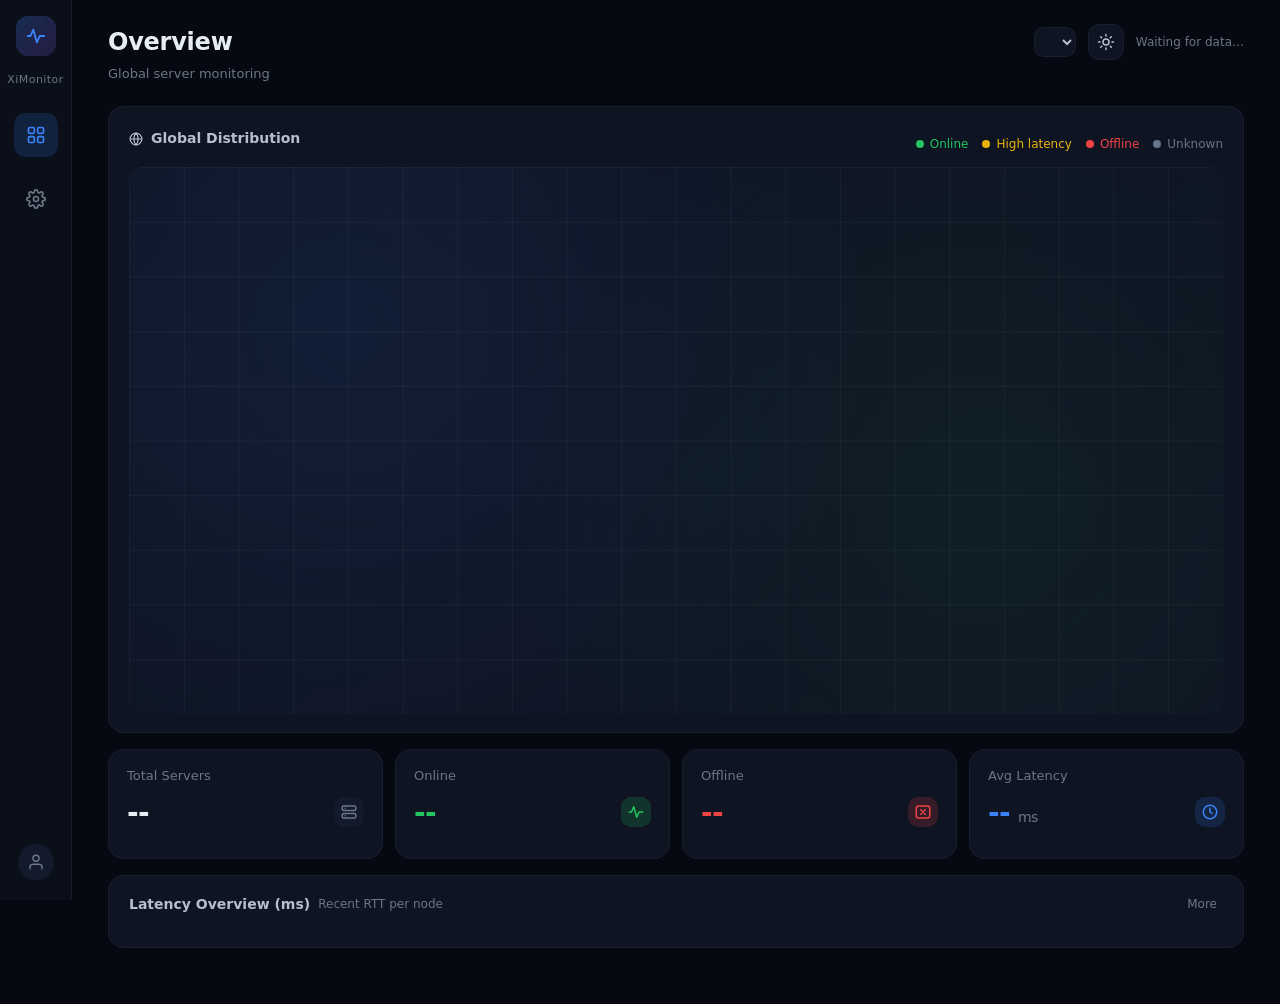
<file: ximonitor-server/assets/index.html>
<!doctype html>
<html lang="en">
  <head>
    <meta charset="utf-8" />
    <meta name="viewport" content="width=device-width, initial-scale=1" />
    <title>XiMonitor</title>
    <script>
      // 主题闪烁修复:在第一次 paint 之前同步把存储的主题偏好写到 <html> 上。
      // 不做这步时,浏览器会先按 :root 的 dark 默认值渲染一帧,等下方 main
      // script 跑到 applyTheme() 才切到 light,用户能看到几十毫秒的"暗 → 亮"
      // 闪烁。该 IIFE 必须保持同步 + 不依赖 document.body(此处 body 尚未解析)。
      (function () {
        try {
          var stored = window.localStorage.getItem("ximonitor.ui.theme");
          var theme = stored === "light" ? "light" : "dark";
          document.documentElement.setAttribute("data-theme", theme);
        } catch (_e) {
          document.documentElement.setAttribute("data-theme", "dark");
        }
      })();

      // 认证过期检查:如果距离上次成功加载超过 24 小时,清除浏览器的 Basic Auth
      // 缓存并跳转到登出页面,强制用户重新登录。
      (function () {
        var AUTH_TIMESTAMP_KEY = "ximonitor.auth.timestamp";
        var AUTH_EXPIRY_MS = 24 * 60 * 60 * 1000; // 24 小时
        try {
          var stored = window.localStorage.getItem(AUTH_TIMESTAMP_KEY);
          var now = Date.now();
          if (stored) {
            var lastAuth = parseInt(stored, 10);
            if (now - lastAuth > AUTH_EXPIRY_MS) {
              // 超过 24 小时,清除时间戳并跳转到登出页面(触发 401 重新认证)
              window.localStorage.removeItem(AUTH_TIMESTAMP_KEY);
              window.location.href = "/logout-and-reauth";
              return;
            }
          }
          // 更新时间戳(每次页面加载都刷新,表示"最近一次活跃")
          window.localStorage.setItem(AUTH_TIMESTAMP_KEY, now.toString());
        } catch (_e) {
          // localStorage 不可用时静默失败,不阻断页面加载
        }
      })();
    </script>
    <style>
      :root {
        color-scheme: dark;
        --bg-app: #060912;
        --bg-sidebar: #0a0f1a;
        --bg-card: #0e1422;
        --bg-card-soft: #121a2c;
        --bg-elevated: #18223a;
        --border-soft: rgba(148, 163, 184, 0.08);
        --border-strong: rgba(148, 163, 184, 0.16);
        --text-primary: #e6edf3;
        --text-secondary: #b6bfcc;
        --text-muted: #6b7785;
        --text-dim: #4b5563;
        --accent-blue: #3b82f6;
        --accent-blue-soft: rgba(59, 130, 246, 0.16);
        --accent-green: #22c55e;
        --accent-green-soft: rgba(34, 197, 94, 0.18);
        --accent-yellow: #eab308;
        --accent-yellow-soft: rgba(234, 179, 8, 0.18);
        --accent-red: #ef4444;
        --accent-red-soft: rgba(239, 68, 68, 0.18);
        --accent-purple: #a855f7;
        --map-land-dot: rgba(148, 163, 184, 0.48);
        --map-land-stroke: rgba(15, 23, 42, 0.34);
        font-family: "Inter", "PingFang SC", "Helvetica Neue", "Segoe UI", system-ui, -apple-system, sans-serif;
      }
      :root[data-theme="light"] {
        color-scheme: light;
        --bg-app: #f4f6fb;
        --bg-sidebar: #ffffff;
        --bg-card: #ffffff;
        --bg-card-soft: #f6f8fc;
        --bg-elevated: #eef2f8;
        --border-soft: rgba(15, 23, 42, 0.06);
        --border-strong: rgba(15, 23, 42, 0.12);
        --text-primary: #0f172a;
        --text-secondary: #334155;
        --text-muted: #64748b;
        --text-dim: #94a3b8;
        --accent-blue-soft: rgba(59, 130, 246, 0.12);
        --accent-green-soft: rgba(34, 197, 94, 0.16);
        --accent-yellow-soft: rgba(234, 179, 8, 0.18);
        --accent-red-soft: rgba(239, 68, 68, 0.16);
        --map-land-dot: rgba(71, 85, 105, 0.56);
        --map-land-stroke: rgba(15, 23, 42, 0.22);
      }
      * { box-sizing: border-box; }
      html, body { height: 100%; }
      body {
        margin: 0;
        color: var(--text-primary);
        background: var(--bg-app);
        font-size: 14px;
        line-height: 1.5;
        -webkit-font-smoothing: antialiased;
      }
      a { color: inherit; text-decoration: none; }
      button { font: inherit; cursor: pointer; }

      .app {
        display: grid;
        grid-template-columns: 72px minmax(0, 1fr);
        min-height: 100vh;
      }

      /* ---------- Sidebar ---------- */
      .sidebar {
        background: var(--bg-sidebar);
        border-right: 1px solid var(--border-soft);
        display: flex;
        flex-direction: column;
        align-items: center;
        padding: 16px 0 20px;
        gap: 18px;
        position: sticky;
        top: 0;
        height: 100vh;
      }
      .brand {
        width: 40px;
        height: 40px;
        display: grid;
        place-items: center;
        border-radius: 12px;
        background: linear-gradient(135deg, rgba(59,130,246,0.25), rgba(168,85,247,0.18));
        color: var(--accent-blue);
        margin-bottom: 4px;
      }
      .brand svg { width: 22px; height: 22px; }
      .brand-label {
        font-size: 11px;
        color: var(--text-muted);
        margin-top: -6px;
        margin-bottom: 6px;
        letter-spacing: 0.04em;
      }
      .nav-button {
        width: 44px;
        height: 44px;
        display: grid;
        place-items: center;
        border-radius: 12px;
        border: 0;
        background: transparent;
        color: var(--text-muted);
        transition: background 150ms ease, color 150ms ease, transform 150ms ease;
      }
      .nav-button:hover { color: var(--text-secondary); background: var(--bg-card-soft); }
      .nav-button.active {
        color: var(--accent-blue);
        background: var(--accent-blue-soft);
      }
      .nav-button svg { width: 20px; height: 20px; }
      .nav-button + .nav-button { margin-top: 2px; }
      .sidebar-bottom { margin-top: auto; display: flex; flex-direction: column; align-items: center; gap: 10px; }
      .avatar {
        width: 36px;
        height: 36px;
        border-radius: 50%;
        background: var(--bg-card-soft);
        display: grid;
        place-items: center;
        color: var(--text-muted);
      }
      .avatar svg { width: 18px; height: 18px; }

      /* ---------- Main ---------- */
      .main {
        padding: 24px clamp(20px, 3vw, 36px) 40px;
        max-width: 1680px;
        width: 100%;
      }
      .page-header {
        display: flex;
        justify-content: space-between;
        align-items: flex-start;
        gap: 24px;
        margin-bottom: 22px;
      }
      .page-title h1 {
        margin: 0;
        font-size: 24px;
        font-weight: 600;
        letter-spacing: -0.01em;
      }
      .page-title p {
        margin: 4px 0 0;
        color: var(--text-muted);
        font-size: 13px;
      }
      .page-actions {
        display: flex;
        align-items: center;
        gap: 12px;
      }
      .theme-toggle {
        width: 36px;
        height: 36px;
        border-radius: 12px;
        border: 1px solid var(--border-soft);
        background: var(--bg-card);
        color: var(--text-secondary);
        display: grid;
        place-items: center;
        transition: background 150ms ease, color 150ms ease;
      }
      .theme-toggle:hover { color: var(--text-primary); background: var(--bg-card-soft); }
      .theme-toggle svg { width: 18px; height: 18px; }
      .theme-toggle .sun, .theme-toggle .moon { display: none; }
      :root[data-theme="dark"] .theme-toggle .sun { display: block; }
      :root[data-theme="light"] .theme-toggle .moon { display: block; }
      .updated {
        color: var(--text-muted);
        font-size: 12px;
        display: inline-flex;
        align-items: center;
        gap: 6px;
      }
      .lang-select {
        background: var(--bg-card);
        color: var(--text-secondary);
        border: 1px solid var(--border-soft);
        border-radius: 10px;
        padding: 6px 10px;
        font-size: 12px;
      }

      /* ---------- Stat cards ---------- */
      .top-row {
        display: grid;
        grid-template-columns: minmax(0, 1.55fr) minmax(0, 1fr);
        gap: 16px;
        margin-bottom: 16px;
      }
      .top-row > .map-card {
        grid-row: span 2;
      }
      .stats-grid {
        display: grid;
        grid-template-columns: repeat(4, minmax(0, 1fr));
        gap: 12px;
      }
      .stat-card {
        background: var(--bg-card);
        border: 1px solid var(--border-soft);
        border-radius: 16px;
        padding: 16px 18px;
        display: flex;
        flex-direction: column;
        gap: 12px;
        min-height: 110px;
      }
      .stat-card .label {
        color: var(--text-muted);
        font-size: 13px;
      }
      .stat-card .row {
        display: flex;
        align-items: flex-end;
        justify-content: space-between;
        gap: 10px;
      }
      .stat-card .value {
        font-size: 28px;
        font-weight: 600;
        letter-spacing: -0.02em;
        line-height: 1;
      }
      .stat-card.online .value { color: var(--accent-green); }
      .stat-card.offline .value { color: var(--accent-red); }
      .stat-card.latency .value { color: var(--accent-blue); }
      .stat-icon {
        width: 30px;
        height: 30px;
        border-radius: 10px;
        display: grid;
        place-items: center;
        color: var(--text-muted);
        background: var(--bg-card-soft);
      }
      .stat-card.online .stat-icon { color: var(--accent-green); background: var(--accent-green-soft); }
      .stat-card.offline .stat-icon { color: var(--accent-red); background: var(--accent-red-soft); }
      .stat-card.latency .stat-icon { color: var(--accent-blue); background: var(--accent-blue-soft); }
      .stat-card .stat-icon svg { width: 18px; height: 18px; }

      .stat-card .value-unit {
        font-size: 14px;
        color: var(--text-muted);
        font-weight: 500;
        margin-left: 4px;
      }

      /* ---------- Map + matrix row ---------- */
      .right-stack {
        display: grid;
        grid-template-rows: auto minmax(0, 1fr);
        gap: 16px;
      }
      .panel {
        background: var(--bg-card);
        border: 1px solid var(--border-soft);
        border-radius: 16px;
        padding: 18px 20px;
      }
      .panel-head {
        display: flex;
        justify-content: space-between;
        align-items: center;
        gap: 12px;
        margin-bottom: 14px;
      }
      .panel-title {
        font-size: 14px;
        font-weight: 600;
        display: inline-flex;
        align-items: center;
        gap: 8px;
        color: var(--text-secondary);
      }
      .panel-title small {
        font-weight: 400;
        font-size: 12px;
        color: var(--text-muted);
      }
      .panel-action {
        background: transparent;
        border: 0;
        color: var(--text-muted);
        font-size: 12px;
        display: inline-flex;
        align-items: center;
        gap: 4px;
      }
      .panel-action:hover { color: var(--text-secondary); }

      /* ---------- Map ---------- */
      .map-stage {
        position: relative;
        aspect-ratio: 16 / 8;
        min-height: 280px;
        background:
          radial-gradient(circle at 20% 30%, rgba(59,130,246,0.09), transparent 55%),
          radial-gradient(circle at 78% 62%, rgba(34,197,94,0.06), transparent 52%),
          linear-gradient(135deg, rgba(15,23,42,0.18), rgba(30,41,59,0.04));
        border-radius: 14px;
        overflow: hidden;
      }
      .map-grid {
        position: absolute;
        inset: 0;
        background-image:
          linear-gradient(rgba(255,255,255,0.04) 1px, transparent 1px),
          linear-gradient(90deg, rgba(255,255,255,0.04) 1px, transparent 1px);
        background-size: 5% 10%;
      }
      .map-canvas {
        position: absolute;
        inset: 0;
        width: 100%;
        height: 100%;
        filter: drop-shadow(0 18px 36px rgba(0,0,0,0.20));
      }
      .map-dot {
        position: absolute;
        width: 9px;
        height: 9px;
        border-radius: 50%;
        transform: translate(-50%, -50%);
        cursor: pointer;
        box-shadow: 0 0 0 3px rgba(0,0,0,0.34), 0 0 18px currentColor;
      }
      .map-dot::after {
        content: "";
        position: absolute;
        inset: -5px;
        border-radius: 50%;
        animation: dotPulse 2.4s infinite ease-out;
        background: currentColor;
        opacity: 0.14;
      }
      .map-dot.online { color: var(--accent-green); background: var(--accent-green); }
      .map-dot.latency { color: var(--accent-yellow); background: var(--accent-yellow); }
      .map-dot.offline { color: var(--accent-red); background: var(--accent-red); }
      .map-dot.unknown { color: #64748b; background: #64748b; }
      @keyframes dotPulse {
        0% { transform: scale(0.6); opacity: 0.45; }
        100% { transform: scale(1.6); opacity: 0; }
      }
      .map-legend {
        display: flex;
        gap: 14px;
        flex-wrap: wrap;
        margin-top: 10px;
        color: var(--text-muted);
        font-size: 12px;
      }
      .map-legend span {
        display: inline-flex;
        align-items: center;
        gap: 6px;
      }
      .legend-swatch {
        width: 8px;
        height: 8px;
        border-radius: 50%;
        background: currentColor;
      }
      .legend-online { color: var(--accent-green); }
      .legend-latency { color: var(--accent-yellow); }
      .legend-offline { color: var(--accent-red); }
      .legend-unknown { color: #64748b; }

      /* ---------- Matrix ---------- */
      .matrix-table { width: 100%; border-collapse: collapse; font-size: 12px; }
      .matrix-table th {
        font-weight: 500;
        color: var(--text-muted);
        text-align: center;
        padding: 8px 4px;
        font-size: 11px;
      }
      .matrix-table th.row-head {
        text-align: left;
        padding-left: 4px;
      }
      .matrix-table td.row-head {
        color: var(--text-secondary);
        font-size: 12px;
        padding: 4px 4px 4px 0;
        text-align: left;
        white-space: nowrap;
      }
      .matrix-cell {
        text-align: center;
        padding: 4px;
        border-radius: 6px;
        color: var(--text-primary);
        font-weight: 500;
        min-width: 56px;
        font-variant-numeric: tabular-nums;
      }
      .matrix-cell.empty { color: var(--text-dim); }
      .matrix-table tr td { padding: 4px; }

      /* ---------- Nodes grid ---------- */
      .nodes-section {
        margin-top: 12px;
      }
      .node-grid {
        display: grid;
        grid-template-columns: repeat(auto-fit, minmax(260px, 1fr));
        gap: 14px;
      }
      .node-card {
        background: var(--bg-card);
        border: 1px solid var(--border-soft);
        border-radius: 14px;
        padding: 14px 16px 0;
        display: flex;
        flex-direction: column;
        min-height: 168px;
        transition: transform 160ms ease, border-color 160ms ease;
        overflow: hidden;
      }
      .node-card:hover {
        border-color: var(--border-strong);
        transform: translateY(-1px);
      }
      .node-card-head {
        display: flex;
        justify-content: space-between;
        align-items: center;
        gap: 8px;
      }
      .node-card-title {
        display: flex;
        align-items: center;
        gap: 8px;
        font-weight: 600;
        font-size: 14px;
        color: var(--text-primary);
        min-width: 0;
      }
      .node-card-title .flag {
        font-size: 18px;
        line-height: 1;
      }
      .node-card-title span {
        text-overflow: ellipsis;
        overflow: hidden;
        white-space: nowrap;
      }
      .badge {
        display: inline-flex;
        align-items: center;
        gap: 6px;
        font-size: 11px;
        font-weight: 500;
        padding: 4px 8px;
        border-radius: 999px;
        background: var(--bg-card-soft);
        color: var(--text-muted);
      }
      .badge::before {
        content: "";
        display: inline-block;
        width: 6px;
        height: 6px;
        border-radius: 50%;
        background: currentColor;
      }
      .badge.online { color: var(--accent-green); background: var(--accent-green-soft); }
      .badge.latency { color: var(--accent-yellow); background: var(--accent-yellow-soft); }
      .badge.offline { color: var(--accent-red); background: var(--accent-red-soft); }
      .badge.unknown { color: #94a3b8; }

      .node-metrics {
        display: grid;
        grid-template-columns: repeat(3, minmax(0, 1fr));
        gap: 10px;
        margin: 12px 0 4px;
      }
      .node-metric .label {
        font-size: 11px;
        color: var(--text-muted);
        margin-bottom: 2px;
      }
      .node-metric .value {
        font-size: 14px;
        font-weight: 600;
        color: var(--text-primary);
        font-variant-numeric: tabular-nums;
      }
      .node-metric .value.accent-green { color: var(--accent-green); }
      .node-metric .value.accent-yellow { color: var(--accent-yellow); }
      .node-metric .value.accent-red { color: var(--accent-red); }
      .node-spark {
        height: 52px;
        margin: 8px -16px -2px;
        position: relative;
      }
      .node-spark svg { width: 100%; height: 100%; display: block; }

      .empty {
        background: var(--bg-card);
        border: 1px dashed var(--border-strong);
        border-radius: 14px;
        padding: 28px;
        text-align: center;
        color: var(--text-muted);
      }

      @media (max-width: 1320px) {
        .top-row { grid-template-columns: minmax(0, 1fr); }
        .top-row > .map-card { grid-row: auto; }
      }
      @media (max-width: 900px) {
        .stats-grid { grid-template-columns: repeat(2, minmax(0, 1fr)); }
      }
      @media (max-width: 720px) {
        .app { grid-template-columns: 1fr; }
        .sidebar {
          flex-direction: row;
          width: 100%;
          height: auto;
          position: relative;
          padding: 10px 12px;
          gap: 8px;
          justify-content: space-between;
          border-right: 0;
          border-bottom: 1px solid var(--border-soft);
        }
        .sidebar-bottom { flex-direction: row; margin-top: 0; }
        .main { padding: 16px; }
        .page-header { flex-direction: column; align-items: stretch; }
      }
    </style>
  </head>
  <body>
    <div class="app">
      <aside class="sidebar" aria-label="primary">
        <a class="brand" href="/" title="XiMonitor">
          <svg viewBox="0 0 24 24" fill="none" stroke="currentColor" stroke-width="2" stroke-linecap="round" stroke-linejoin="round">
            <path d="M3 12h3l3-7 4 14 3-7h5" />
          </svg>
        </a>
        <div class="brand-label" data-i18n="index.brand">XiMonitor</div>
        <button type="button" class="nav-button active" data-tab="overview" title="Overview" aria-label="Overview">
          <svg viewBox="0 0 24 24" fill="none" stroke="currentColor" stroke-width="2" stroke-linecap="round" stroke-linejoin="round">
            <rect x="3" y="3" width="7" height="7" rx="1.5" />
            <rect x="14" y="3" width="7" height="7" rx="1.5" />
            <rect x="3" y="14" width="7" height="7" rx="1.5" />
            <rect x="14" y="14" width="7" height="7" rx="1.5" />
          </svg>
        </button>
        <button type="button" class="nav-button" data-tab="settings" title="Settings" aria-label="Settings">
          <svg viewBox="0 0 24 24" fill="none" stroke="currentColor" stroke-width="2" stroke-linecap="round" stroke-linejoin="round">
            <circle cx="12" cy="12" r="3" />
            <path d="M19.4 15a1.7 1.7 0 0 0 .3 1.8l.1.1a2 2 0 1 1-2.8 2.8l-.1-.1a1.7 1.7 0 0 0-1.8-.3 1.7 1.7 0 0 0-1 1.5V21a2 2 0 1 1-4 0v-.1a1.7 1.7 0 0 0-1.1-1.5 1.7 1.7 0 0 0-1.8.3l-.1.1a2 2 0 1 1-2.8-2.8l.1-.1a1.7 1.7 0 0 0 .3-1.8 1.7 1.7 0 0 0-1.5-1H3a2 2 0 1 1 0-4h.1a1.7 1.7 0 0 0 1.5-1.1 1.7 1.7 0 0 0-.3-1.8l-.1-.1a2 2 0 1 1 2.8-2.8l.1.1a1.7 1.7 0 0 0 1.8.3H9a1.7 1.7 0 0 0 1-1.5V3a2 2 0 1 1 4 0v.1a1.7 1.7 0 0 0 1 1.5 1.7 1.7 0 0 0 1.8-.3l.1-.1a2 2 0 1 1 2.8 2.8l-.1.1a1.7 1.7 0 0 0-.3 1.8V9a1.7 1.7 0 0 0 1.5 1H21a2 2 0 1 1 0 4h-.1a1.7 1.7 0 0 0-1.5 1z" />
          </svg>
        </button>
        <div class="sidebar-bottom">
          <div class="avatar" title="User">
            <svg viewBox="0 0 24 24" fill="none" stroke="currentColor" stroke-width="2" stroke-linecap="round" stroke-linejoin="round">
              <path d="M20 21v-2a4 4 0 0 0-4-4H8a4 4 0 0 0-4 4v2" />
              <circle cx="12" cy="7" r="4" />
            </svg>
          </div>
        </div>
      </aside>

      <main class="main">
        <header class="page-header">
          <div class="page-title">
            <h1 data-i18n="index.heading">Overview</h1>
            <p id="page-subtitle" data-i18n="index.subtitle">Global server monitoring</p>
          </div>
          <div class="page-actions">
            <select id="language-select" class="lang-select" aria-label="Language"></select>
            <button type="button" class="theme-toggle" id="theme-toggle" title="Toggle theme">
              <svg class="sun" viewBox="0 0 24 24" fill="none" stroke="currentColor" stroke-width="2" stroke-linecap="round" stroke-linejoin="round">
                <circle cx="12" cy="12" r="4" />
                <path d="M12 2v2M12 20v2M4.93 4.93l1.41 1.41M17.66 17.66l1.41 1.41M2 12h2M20 12h2M4.93 19.07l1.41-1.41M17.66 6.34l1.41-1.41" />
              </svg>
              <svg class="moon" viewBox="0 0 24 24" fill="none" stroke="currentColor" stroke-width="2" stroke-linecap="round" stroke-linejoin="round">
                <path d="M21 12.79A9 9 0 1 1 11.21 3 7 7 0 0 0 21 12.79z" />
              </svg>
            </button>
            <div class="updated" id="updated-at" data-i18n="common.waiting_for_data">Waiting for data…</div>
          </div>
        </header>

        <section class="top-row">
          <article class="panel map-card">
            <div class="panel-head">
              <div class="panel-title">
                <svg viewBox="0 0 24 24" width="14" height="14" fill="none" stroke="currentColor" stroke-width="2" stroke-linecap="round" stroke-linejoin="round" aria-hidden="true">
                  <circle cx="12" cy="12" r="10" />
                  <path d="M2 12h20M12 2a15.3 15.3 0 0 1 0 20M12 2a15.3 15.3 0 0 0 0 20" />
                </svg>
                <span data-i18n="index.map.title">Global Distribution</span>
              </div>
              <div class="map-legend">
                <span class="legend-online"><span class="legend-swatch"></span><span data-i18n="index.map.legend_online">Online</span></span>
                <span class="legend-latency"><span class="legend-swatch"></span><span data-i18n="index.map.legend_latency">High latency</span></span>
                <span class="legend-offline"><span class="legend-swatch"></span><span data-i18n="index.map.legend_offline">Offline</span></span>
                <span class="legend-unknown"><span class="legend-swatch"></span><span data-i18n="index.map.legend_unknown">Unknown</span></span>
              </div>
            </div>
            <div class="map-stage">
              <div class="map-grid"></div>
              <canvas id="map-canvas" class="map-canvas" width="1200" height="600" aria-hidden="true"></canvas>
              <div id="map-dots"></div>
            </div>
          </article>

          <div class="right-stack">
            <div class="stats-grid">
              <article class="stat-card">
                <div class="label" data-i18n="index.stat.total">Total Servers</div>
                <div class="row">
                  <div class="value" id="stat-total">--</div>
                  <div class="stat-icon">
                    <svg viewBox="0 0 24 24" fill="none" stroke="currentColor" stroke-width="2" stroke-linecap="round" stroke-linejoin="round" aria-hidden="true">
                      <rect x="3" y="4" width="18" height="6" rx="2" />
                      <rect x="3" y="14" width="18" height="6" rx="2" />
                      <line x1="7" y1="7" x2="7.01" y2="7" />
                      <line x1="7" y1="17" x2="7.01" y2="17" />
                    </svg>
                  </div>
                </div>
              </article>

              <article class="stat-card online">
                <div class="label" data-i18n="index.stat.online">Online</div>
                <div class="row">
                  <div class="value" id="stat-online">--</div>
                  <div class="stat-icon">
                    <svg viewBox="0 0 24 24" fill="none" stroke="currentColor" stroke-width="2" stroke-linecap="round" stroke-linejoin="round" aria-hidden="true">
                      <path d="M3 12h3l3-7 4 14 3-7h5" />
                    </svg>
                  </div>
                </div>
              </article>

              <article class="stat-card offline">
                <div class="label" data-i18n="index.stat.offline">Offline</div>
                <div class="row">
                  <div class="value" id="stat-offline">--</div>
                  <div class="stat-icon">
                    <svg viewBox="0 0 24 24" fill="none" stroke="currentColor" stroke-width="2" stroke-linecap="round" stroke-linejoin="round" aria-hidden="true">
                      <rect x="3" y="4" width="18" height="16" rx="3" />
                      <path d="M9 9l6 6M15 9l-6 6" />
                    </svg>
                  </div>
                </div>
              </article>

              <article class="stat-card latency">
                <div class="label" data-i18n="index.stat.latency">Avg Latency</div>
                <div class="row">
                  <div class="value" id="stat-latency">--<small class="value-unit"> ms</small></div>
                  <div class="stat-icon">
                    <svg viewBox="0 0 24 24" fill="none" stroke="currentColor" stroke-width="2" stroke-linecap="round" stroke-linejoin="round" aria-hidden="true">
                      <circle cx="12" cy="12" r="9" />
                      <polyline points="12 7 12 12 15 14" />
                    </svg>
                  </div>
                </div>
              </article>
            </div>

            <article class="panel">
              <div class="panel-head">
                <div class="panel-title">
                  <span data-i18n="index.matrix.title">Latency Overview (ms)</span>
                  <small data-i18n="index.matrix.subtitle">Recent RTT per node</small>
                </div>
                <button type="button" class="panel-action" data-i18n="index.matrix.more">More</button>
              </div>
              <div id="latency-matrix"></div>
            </article>
          </div>
        </section>

        <section class="nodes-section">
          <div id="nodes"></div>
        </section>
      </main>
    </div>

    <script>
      const REFRESH_MS = __REFRESH_MS__;
      const I18N_ASSET_PATH = "__I18N_ASSET_PATH__";
      const LANGUAGE_STORAGE_KEY = "ximonitor.ui.language";
      const THEME_STORAGE_KEY = "ximonitor.ui.theme";
      const LATENCY_WARN_MS = 200;
      const HOME_SPARK_WINDOW_HOURS = 3;
      const HOME_SPARK_MAX_POINTS = 180;
      const HOME_SPARK_NODE_LIMIT = 48;
      const HOME_SPARK_BUCKET_MS = 60 * 1000;
      let I18N = { en: { __label: "English" } };
      let currentLanguage = "en";
      let latestOverview = null;
      let latestNodes = [];
      let refreshTimer = null;
      const sparkHistory = new Map();

      // 国家区域 -> 大致(经度归一,纬度归一)中心。用于把节点 hint 到地图上。
      // hint 来源:tags 中的 "country:CN"、hostname 后缀、或 node_id 哈希兜底。
      const REGION_HINTS = {
        cn: [0.78, 0.42], china: [0.78, 0.42],
        hk: [0.79, 0.5], tw: [0.82, 0.5],
        jp: [0.86, 0.42], japan: [0.86, 0.42],
        kr: [0.83, 0.4], korea: [0.83, 0.4],
        sg: [0.77, 0.62], singapore: [0.77, 0.62],
        in: [0.69, 0.5], india: [0.69, 0.5],
        ae: [0.62, 0.5], au: [0.88, 0.78], australia: [0.88, 0.78],
        ru: [0.7, 0.28], russia: [0.7, 0.28],
        de: [0.49, 0.32], germany: [0.49, 0.32], eu: [0.5, 0.34],
        fr: [0.48, 0.34], uk: [0.46, 0.3], gb: [0.46, 0.3],
        nl: [0.49, 0.31], es: [0.46, 0.4], it: [0.5, 0.38],
        us: [0.22, 0.4], usa: [0.22, 0.4],
        ca: [0.22, 0.28], canada: [0.22, 0.28],
        br: [0.34, 0.7], brazil: [0.34, 0.7],
        ar: [0.32, 0.82], mx: [0.18, 0.5],
        za: [0.55, 0.74], ng: [0.5, 0.6], eg: [0.55, 0.5],
      };
      const COUNTRY_FLAGS = {
        cn: "🇨🇳", hk: "🇭🇰", tw: "🇹🇼", jp: "🇯🇵", kr: "🇰🇷", sg: "🇸🇬",
        in: "🇮🇳", ae: "🇦🇪", au: "🇦🇺", ru: "🇷🇺", de: "🇩🇪", fr: "🇫🇷",
        uk: "🇬🇧", gb: "🇬🇧", nl: "🇳🇱", es: "🇪🇸", it: "🇮🇹", us: "🇺🇸",
        usa: "🇺🇸", ca: "🇨🇦", br: "🇧🇷", ar: "🇦🇷", mx: "🇲🇽", za: "🇿🇦",
        ng: "🇳🇬", eg: "🇪🇬",
      };
      const MAP_WIDTH = 1200;
      const MAP_HEIGHT = 600;
      const MAP_MAX_LAT = 82;
      const MAP_MIN_LAT = -58;
      const MAP_DOT_GAP = 4;
      const MAP_DOT_SIZE = 1.05;
      const MAP_VERTICAL_SHIFT = 70;
      const WORLD_GEOJSON_URL = "https://raw.githubusercontent.com/datasets/geo-boundaries-world-110m/master/countries.geojson";
      let cachedWorldGeoJson = null;
      const WORLD_LAND_POLYGONS = [
        [[-168,72],[-150,69],[-137,60],[-127,55],[-124,49],[-129,43],[-124,33],[-116,29],[-108,23],[-97,18],[-90,19],[-82,25],[-80,31],[-75,38],[-67,45],[-55,48],[-51,55],[-64,64],[-82,70],[-110,73],[-138,73]],
        [[-169,63],[-154,59],[-143,59],[-139,55],[-151,53],[-164,56]],
        [[-92,18],[-85,21],[-78,19],[-77,12],[-83,8],[-90,12],[-99,17],[-106,23],[-112,29],[-106,26],[-98,22]],
        [[-84,22],[-77,23],[-71,20],[-75,17],[-83,18]],
        [[-78,27],[-73,25],[-70,21],[-75,20],[-80,23]],
        [[-82,12],[-74,11],[-66,5],[-58,-5],[-48,-15],[-38,-22],[-40,-34],[-51,-45],[-64,-55],[-73,-50],[-76,-35],[-80,-20],[-80,-5]],
        [[-53,82],[-34,81],[-20,75],[-18,65],[-33,61],[-48,62],[-63,70]],
        [[-11,71],[6,70],[22,66],[36,61],[55,60],[74,68],[96,72],[119,70],[143,62],[166,58],[179,51],[168,43],[145,40],[125,34],[116,25],[104,21],[96,14],[88,8],[77,9],[70,18],[63,25],[52,29],[42,36],[30,42],[18,44],[9,48],[0,52],[-8,50],[-20,58]],
        [[5,58],[16,60],[28,67],[31,71],[19,72],[10,66]],
        [[-10,36],[2,37],[16,34],[29,31],[39,20],[50,12],[47,-7],[43,-26],[33,-34],[18,-35],[8,-27],[-4,-15],[-13,0],[-17,16]],
        [[33,31],[42,31],[55,26],[58,17],[51,12],[42,16],[36,23]],
        [[68,24],[80,27],[91,24],[93,15],[87,7],[77,7],[70,15]],
        [[94,22],[104,22],[112,18],[122,8],[124,-2],[117,-8],[106,-6],[98,2]],
        [[95,6],[106,7],[112,0],[105,-6],[96,-4]],
        [[109,6],[116,7],[119,0],[113,-4],[107,-1]],
        [[118,7],[126,6],[125,-4],[117,-5]],
        [[128,0],[142,-3],[142,-9],[130,-9]],
        [[120,16],[124,13],[123,7],[119,8]],
        [[111,-11],[128,-14],[145,-16],[154,-25],[150,-37],[133,-43],[116,-36],[110,-22]],
        [[141,-4],[153,-4],[153,-10],[141,-10]],
        [[43,-12],[50,-14],[51,-22],[47,-26],[43,-21]],
        [[138,46],[146,43],[145,36],[140,31],[134,34],[132,39]],
        [[127,38],[130,39],[130,34],[126,34]],
        [[120,25],[123,24],[123,21],[120,21],[119,23]],
        [[166,-34],[179,-37],[178,-44],[170,-46],[166,-42]],
        [[144,-40],[149,-42],[148,-44],[143,-43]],
        [[-8,58],[2,57],[1,50],[-6,50]],
        [[-10,55],[-5,54],[-6,51],[-10,51]],
        [[12,56],[25,60],[31,66],[20,69],[11,63]],
        [[79,8],[82,8],[82,5],[79,5]],
        [[34,35],[36,35],[36,32],[34,32]],
      ];

      function escapeHtml(value) {
        return String(value)
          .replaceAll("&", "&amp;")
          .replaceAll("<", "&lt;")
          .replaceAll(">", "&gt;")
          .replaceAll('"', "&quot;")
          .replaceAll("'", "&#39;");
      }
      function templateText(value, vars = {}) {
        return String(value).replace(/\{(\w+)\}/g, (_, key) => String(vars[key] ?? ""));
      }
      function supportedLanguages() {
        return Object.keys(I18N).filter((k) => k && typeof I18N[k] === "object");
      }
      function resolveLanguage(candidate) {
        const langs = supportedLanguages();
        if (candidate && langs.includes(candidate)) return candidate;
        const base = String(candidate || "").split("-")[0].toLowerCase();
        const matched = langs.find((l) => l.toLowerCase().startsWith(base));
        return matched || (langs.includes("en") ? "en" : langs[0] || "en");
      }
      function t(key, vars = {}) {
        const primary = I18N[currentLanguage] || {};
        const fallback = I18N.en || {};
        return templateText(primary[key] ?? fallback[key] ?? key, vars);
      }
      function languageLabel(language) {
        return (I18N[language] && I18N[language].__label) || language;
      }
      function storeLanguage(language) {
        try { window.localStorage.setItem(LANGUAGE_STORAGE_KEY, language); } catch (_e) { /* ignore */ }
      }
      function loadStoredLanguage() {
        try { return window.localStorage.getItem(LANGUAGE_STORAGE_KEY); } catch (_e) { return null; }
      }
      function storeTheme(theme) {
        try { window.localStorage.setItem(THEME_STORAGE_KEY, theme); } catch (_e) { /* ignore */ }
      }
      function loadStoredTheme() {
        try { return window.localStorage.getItem(THEME_STORAGE_KEY); } catch (_e) { return null; }
      }
      function applyTheme(theme) {
        const next = theme === "light" ? "light" : "dark";
        document.documentElement.setAttribute("data-theme", next);
        document.body.setAttribute("data-theme", next);
        storeTheme(next);
      }

      async function loadI18n() {
        try {
          const r = await fetch(I18N_ASSET_PATH, { headers: { accept: "application/json" } });
          if (!r.ok) throw new Error(`${I18N_ASSET_PATH} -> ${r.status}`);
          I18N = await r.json();
        } catch (e) {
          console.warn("failed to load ui translations", e);
        }
        currentLanguage = resolveLanguage(loadStoredLanguage() || navigator.language);
        storeLanguage(currentLanguage);
      }
      function bindLanguageSelector(onChange) {
        const select = document.getElementById("language-select");
        const render = () => {
          select.innerHTML = supportedLanguages()
            .map((l) => `<option value="${escapeHtml(l)}">${escapeHtml(languageLabel(l))}</option>`)
            .join("");
          select.value = currentLanguage;
        };
        render();
        select.addEventListener("change", (e) => {
          currentLanguage = resolveLanguage(e.target.value);
          storeLanguage(currentLanguage);
          render();
          onChange();
        });
      }
      function bindThemeToggle() {
        const button = document.getElementById("theme-toggle");
        button.addEventListener("click", () => {
          const next = document.documentElement.getAttribute("data-theme") === "light" ? "dark" : "light";
          applyTheme(next);
          void renderWorldDotMap();
        });
      }
      function fmtBytes(bytes) {
        if (bytes == null) return t("common.not_available");
        const u = ["B", "KB", "MB", "GB", "TB", "PB"];
        let v = Number(bytes), i = 0;
        while (v >= 1024 && i < u.length - 1) { v /= 1024; i++; }
        return `${v.toFixed(v >= 100 || i === 0 ? 0 : 1)} ${u[i]}`;
      }
      function fmtRate(bytes) {
        if (bytes == null) return t("common.not_available");
        return `${fmtBytes(bytes)}/s`;
      }
      function fmtPercent(value) {
        if (value == null || Number.isNaN(Number(value))) return t("common.not_available");
        return `${Number(value).toFixed(1)}%`;
      }
      function fmtLatency(value) {
        if (value == null) return t("common.not_available");
        return `${Math.round(value)} ms`;
      }
      function fmtDateTime(value) {
        return new Date(value).toLocaleString(currentLanguage);
      }
      function normalizeHistory(history) {
        if (!Array.isArray(history)) return [];
        return history
          .map((point) => ({ ...point, _ts: Date.parse(point.recorded_at) }))
          .filter((point) => Number.isFinite(point._ts))
          .sort((left, right) => left._ts - right._ts);
      }
      function fmtRelative(timestamp) {
        if (!timestamp) return t("common.waiting_for_data");
        const diffMs = Date.now() - new Date(timestamp).getTime();
        if (diffMs < 0) return t("common.updated_relative_just_now");
        const sec = Math.round(diffMs / 1000);
        if (sec < 10) return t("common.updated_relative_just_now");
        if (sec < 60) return t("common.updated_relative_seconds", { seconds: sec });
        const min = Math.round(sec / 60);
        if (min < 60) return t("common.updated_relative_minutes", { minutes: min });
        const hr = Math.round(min / 60);
        return t("common.updated_relative_hours", { hours: hr });
      }
      function hashString(value) {
        let h = 5381;
        for (let i = 0; i < value.length; i++) {
          h = ((h << 5) + h + value.charCodeAt(i)) | 0;
        }
        return Math.abs(h);
      }
      function nodeRegionKey(node) {
        const tags = node.identity.tags || [];
        for (const tag of tags) {
          const lower = String(tag).toLowerCase();
          if (REGION_HINTS[lower]) return lower;
          const m = lower.match(/^(?:country|region|cc|loc)[:=](\w+)$/);
          if (m && REGION_HINTS[m[1]]) return m[1];
        }
        const hostname = String(node.identity.hostname || "").toLowerCase();
        for (const key of Object.keys(REGION_HINTS)) {
          if (hostname.includes(`-${key}-`) || hostname.startsWith(`${key}-`) || hostname.endsWith(`-${key}`)) {
            return key;
          }
        }
        const idLower = String(node.identity.node_id || "").toLowerCase();
        for (const key of Object.keys(REGION_HINTS)) {
          if (idLower.includes(key)) return key;
        }
        return null;
      }
      function nodePosition(node) {
        const region = nodeRegionKey(node);
        const seed = hashString(node.identity.node_id || node.identity.node_label || "");
        if (region) {
          const [x, y] = REGION_HINTS[region];
          // tiny deterministic jitter so multiple servers in same country don't fully overlap
          const jx = ((seed % 23) - 11) / 600;
          const jy = (((seed >> 5) % 19) - 9) / 600;
          return { x: clamp01(x + jx), y: clamp01(y + jy) };
        }
        const x = (seed % 1000) / 1000 * 0.7 + 0.15;
        const y = ((seed >> 7) % 1000) / 1000 * 0.6 + 0.2;
        return { x, y };
      }
      function clamp01(v) { return Math.min(0.98, Math.max(0.02, v)); }
      function nodeFlag(node) {
        const region = nodeRegionKey(node);
        if (region && COUNTRY_FLAGS[region]) return COUNTRY_FLAGS[region];
        return "🌐";
      }
      function nodeStatusKey(node) {
        if (!node.online) return "offline";
        if (node.latency_ms != null && node.latency_ms >= LATENCY_WARN_MS) return "latency";
        return "online";
      }
      function statusLabel(key) {
        switch (key) {
          case "online": return t("common.online");
          case "offline": return t("common.offline");
          case "latency": return t("common.latency_warn");
          default: return t("common.unknown");
        }
      }
      function latencyColor(ms) {
        if (ms == null) return { bg: "var(--bg-card-soft)", fg: "var(--text-dim)" };
        if (ms < 60) return { bg: "rgba(34,197,94,0.18)", fg: "#22c55e" };
        if (ms < 120) return { bg: "rgba(34,197,94,0.10)", fg: "#86efac" };
        if (ms < 200) return { bg: "rgba(234,179,8,0.18)", fg: "#facc15" };
        if (ms < 350) return { bg: "rgba(249,115,22,0.18)", fg: "#fb923c" };
        return { bg: "rgba(239,68,68,0.20)", fg: "#f87171" };
      }

      function mapDotColor() {
        return getComputedStyle(document.documentElement).getPropertyValue("--map-land-dot").trim() || "rgba(148,163,184,0.58)";
      }
      function mapProject(lon, lat) {
        const safeLat = Math.max(-85, Math.min(MAP_MAX_LAT, Number(lat)));
        const latRad = safeLat * Math.PI / 180;
        const mercator = Math.log(Math.tan(Math.PI / 4 + latRad / 2));
        return {
          x: (Number(lon) + 180) * (MAP_WIDTH / 360),
          y: (MAP_HEIGHT / 2) - (MAP_WIDTH * mercator / (2 * Math.PI)) + MAP_VERTICAL_SHIFT,
        };
      }
      function polygonMaxLat(polygon) {
        let maxLat = -90;
        for (const ring of polygon || []) {
          for (const coord of ring || []) {
            const lat = Number(coord[1]);
            if (Number.isFinite(lat)) maxLat = Math.max(maxLat, lat);
          }
        }
        return maxLat;
      }
      function drawProjectedRing(ctx, ring) {
        let started = false;
        let lastLon = null;
        for (const coord of ring) {
          const lon = Number(coord[0]);
          const lat = Number(coord[1]);
          if (!Number.isFinite(lon) || !Number.isFinite(lat)) continue;
          const point = mapProject(lon, lat);
          if (!started || (lastLon != null && Math.abs(lon - lastLon) > 180)) {
            ctx.moveTo(point.x, point.y);
            started = true;
          } else {
            ctx.lineTo(point.x, point.y);
          }
          lastLon = lon;
        }
      }
      function drawGeoJsonMask(ctx, geoJson) {
        ctx.beginPath();
        for (const feature of geoJson.features || []) {
          const geometry = feature.geometry || {};
          if (geometry.type === "Polygon") {
            if (polygonMaxLat(geometry.coordinates) < MAP_MIN_LAT) continue;
            for (const ring of geometry.coordinates || []) drawProjectedRing(ctx, ring);
          } else if (geometry.type === "MultiPolygon") {
            for (const polygon of geometry.coordinates || []) {
              if (polygonMaxLat(polygon) < MAP_MIN_LAT) continue;
              for (const ring of polygon || []) drawProjectedRing(ctx, ring);
            }
          }
        }
        ctx.fill("evenodd");
      }
      function drawFallbackMask(ctx) {
        ctx.beginPath();
        for (const polygon of WORLD_LAND_POLYGONS) drawProjectedRing(ctx, polygon);
        ctx.fill("evenodd");
      }
      async function loadWorldGeoJson() {
        if (cachedWorldGeoJson) return cachedWorldGeoJson;
        const response = await fetch(WORLD_GEOJSON_URL, { cache: "force-cache", headers: { accept: "application/geo+json,application/json" } });
        if (!response.ok) throw new Error(`${WORLD_GEOJSON_URL} -> ${response.status}`);
        cachedWorldGeoJson = await response.json();
        return cachedWorldGeoJson;
      }
      async function renderWorldDotMap() {
        const canvas = document.getElementById("map-canvas");
        const ctx = canvas?.getContext("2d");
        if (!canvas || !ctx) return;
        canvas.width = MAP_WIDTH;
        canvas.height = MAP_HEIGHT;
        const maskCanvas = document.createElement("canvas");
        maskCanvas.width = MAP_WIDTH;
        maskCanvas.height = MAP_HEIGHT;
        const mask = maskCanvas.getContext("2d", { willReadFrequently: true });
        if (!mask) return;
        mask.clearRect(0, 0, MAP_WIDTH, MAP_HEIGHT);
        mask.fillStyle = "#fff";
        try {
          drawGeoJsonMask(mask, await loadWorldGeoJson());
        } catch (error) {
          console.warn("failed to load high precision map; using built-in fallback", error);
          drawFallbackMask(mask);
        }
        const pixels = mask.getImageData(0, 0, MAP_WIDTH, MAP_HEIGHT).data;
        ctx.clearRect(0, 0, MAP_WIDTH, MAP_HEIGHT);
        ctx.fillStyle = mapDotColor();
        ctx.beginPath();
        for (let y = 0; y < MAP_HEIGHT; y += MAP_DOT_GAP) {
          for (let x = 0; x < MAP_WIDTH; x += MAP_DOT_GAP) {
            const index = ((y | 0) * MAP_WIDTH + (x | 0)) * 4;
            if (pixels[index] === 0 && pixels[index + 3] === 0) continue;
            ctx.moveTo(x + MAP_DOT_SIZE, y);
            ctx.arc(x, y, MAP_DOT_SIZE, 0, Math.PI * 2);
          }
        }
        ctx.fill();
      }

      function renderMapDots(nodes) {
        const root = document.getElementById("map-dots");
        root.innerHTML = nodes
          .map((node) => {
            const pos = nodePosition(node);
            const status = nodeStatusKey(node);
            const label = `${node.identity.node_label} · ${statusLabel(status)}`;
            return `<div class="map-dot ${status}" style="left:${(pos.x * 100).toFixed(2)}%;top:${(pos.y * 100).toFixed(2)}%" title="${escapeHtml(label)}"></div>`;
          })
          .join("");
      }

      function aggregateSeries(history, field, bucketMs = HOME_SPARK_BUCKET_MS) {
        if (!Array.isArray(history) || history.length === 0) return [];
        const buckets = new Map();
        for (const point of history) {
          const value = Number(point[field]);
          if (!Number.isFinite(value)) continue;
          const bucket = Math.floor(point._ts / bucketMs) * bucketMs;
          const item = buckets.get(bucket) || { sum: 0, count: 0 };
          item.sum += value;
          item.count += 1;
          buckets.set(bucket, item);
        }
        return [...buckets.entries()]
          .sort((left, right) => left[0] - right[0])
          .map(([, item]) => item.sum / item.count);
      }
      async function refreshSparkHistories(nodes) {
        const limited = nodes.slice(0, HOME_SPARK_NODE_LIMIT);
        await Promise.all(limited.map(async (node) => {
          const nodeId = node.identity.node_id;
          const params = new URLSearchParams({
            window_hours: String(HOME_SPARK_WINDOW_HOURS),
            max_points: String(HOME_SPARK_MAX_POINTS)
          });
          try {
            const history = normalizeHistory(await fetchJson(`/api/nodes/${encodeURIComponent(nodeId)}/history?${params.toString()}`));
            sparkHistory.set(nodeId, history);
          } catch (error) {
            console.warn("failed to refresh node spark history", nodeId, error);
          }
        }));
      }
      function nodeSparkPoints(node) {
        const history = sparkHistory.get(node.identity.node_id);
        const points = aggregateSeries(history, "cpu_usage_percent");
        if (points.length > 0) return points;
        const current = Number(node.snapshot?.cpu_usage_percent);
        return Number.isFinite(current) ? [current] : [];
      }
      function sparklineSvg(points, color) {
        if (!Array.isArray(points) || points.length < 2) {
          return `<svg viewBox="0 0 200 60" preserveAspectRatio="none" aria-hidden="true">
            <line x1="0" y1="48" x2="200" y2="48" stroke="${color}" stroke-width="1" stroke-opacity="0.28" />
          </svg>`;
        }
        const w = 200, h = 60, padY = 8;
        const min = Math.min(...points);
        const max = Math.max(...points);
        const span = Math.max(max - min, 1);
        const stepX = w / (points.length - 1);
        const coords = points.map((value, idx) => {
          const x = idx * stepX;
          const y = h - padY - ((value - min) / span) * (h - padY * 2);
          return [x, y];
        });
        const line = smoothPath(coords);
        const area = `${line} L ${w},${h} L 0,${h} Z`;
        return `<svg viewBox="0 0 ${w} ${h}" preserveAspectRatio="none" aria-hidden="true">
          <defs>
            <linearGradient id="sparkGrad-${color.replace(/[^a-z0-9]/gi, "")}" x1="0" y1="0" x2="0" y2="1">
              <stop offset="0%" stop-color="${color}" stop-opacity="0.24" />
              <stop offset="100%" stop-color="${color}" stop-opacity="0" />
            </linearGradient>
          </defs>
          <path d="${area}" fill="url(#sparkGrad-${color.replace(/[^a-z0-9]/gi, "")})" />
          <path d="${line}" fill="none" stroke="${color}" stroke-width="1.1" stroke-linecap="round" stroke-linejoin="round" vector-effect="non-scaling-stroke" />
        </svg>`;
      }
      function sparklineColor(status) {
        if (status === "offline") return "#ef4444";
        if (status === "latency") return "#eab308";
        return "#22c55e";
      }
      function smoothPath(coords) {
        if (!coords.length) return "";
        if (coords.length === 1) {
          const [x, y] = coords[0];
          return `M${x.toFixed(1)},${y.toFixed(1)}`;
        }
        let path = `M${coords[0][0].toFixed(1)},${coords[0][1].toFixed(1)}`;
        for (let i = 0; i < coords.length - 1; i++) {
          const p0 = coords[i - 1] || coords[i];
          const p1 = coords[i];
          const p2 = coords[i + 1];
          const p3 = coords[i + 2] || p2;
          const cp1x = p1[0] + (p2[0] - p0[0]) / 6;
          const cp1y = p1[1] + (p2[1] - p0[1]) / 6;
          const cp2x = p2[0] - (p3[0] - p1[0]) / 6;
          const cp2y = p2[1] - (p3[1] - p1[1]) / 6;
          path += ` C${cp1x.toFixed(1)},${cp1y.toFixed(1)} ${cp2x.toFixed(1)},${cp2y.toFixed(1)} ${p2[0].toFixed(1)},${p2[1].toFixed(1)}`;
        }
        return path;
      }

      function renderStats(overview) {
        document.getElementById("stat-total").textContent = overview.total_nodes;
        document.getElementById("stat-online").textContent = overview.online_nodes;
        document.getElementById("stat-offline").textContent = overview.offline_nodes;
        const latency = overview.average_latency_ms;
        const latencyEl = document.getElementById("stat-latency");
        if (latency == null) {
          latencyEl.innerHTML = `--<small class="value-unit"> ms</small>`;
        } else {
          latencyEl.innerHTML = `${Math.round(latency)}<small class="value-unit"> ms</small>`;
        }
        document.getElementById("page-subtitle").textContent = t("index.subtitle", { count: overview.online_nodes });
      }

      function renderUpdated(overview) {
        document.getElementById("updated-at").textContent = overview
          ? fmtRelative(overview.generated_at)
          : t("common.waiting_for_data");
      }

      function renderMatrix(nodes) {
        const root = document.getElementById("latency-matrix");
        if (!nodes.length) {
          root.innerHTML = `<div class="empty">${escapeHtml(t("index.matrix.empty"))}</div>`;
          return;
        }
        const sorted = [...nodes].sort((a, b) => (a.identity.node_label || "").localeCompare(b.identity.node_label || ""));
        const limited = sorted.slice(0, 10);
        const rows = limited
          .map((node) => {
            const cpu = node.snapshot?.cpu_usage_percent;
            const mem = node.snapshot?.memory ? (node.snapshot.memory.used_bytes / Math.max(node.snapshot.memory.total_bytes, 1)) * 100 : null;
            const lat = node.latency_ms;
            const latColor = latencyColor(lat);
            const cpuClr = cpuColor(cpu);
            const memClr = memColor(mem);
            return `<tr>
              <td class="row-head">${escapeHtml(node.identity.node_label || node.identity.node_id)}</td>
              <td><div class="matrix-cell" style="background:${latColor.bg};color:${latColor.fg}">${lat == null ? "—" : Math.round(lat)}</div></td>
              <td><div class="matrix-cell" style="background:${cpuClr.bg};color:${cpuClr.fg}">${cpu == null ? "—" : `${cpu.toFixed(0)}%`}</div></td>
              <td><div class="matrix-cell" style="background:${memClr.bg};color:${memClr.fg}">${mem == null ? "—" : `${mem.toFixed(0)}%`}</div></td>
            </tr>`;
          })
          .join("");
        root.innerHTML = `<table class="matrix-table">
          <thead>
            <tr>
              <th class="row-head"></th>
              <th data-i18n="index.matrix.col_current">RTT</th>
              <th data-i18n="index.node.cpu">CPU</th>
              <th data-i18n="index.node.memory">Memory</th>
            </tr>
          </thead>
          <tbody>${rows}</tbody>
        </table>`;
        root.querySelectorAll("[data-i18n]").forEach((el) => { el.textContent = t(el.dataset.i18n); });
      }

      function cpuColor(value) {
        if (value == null) return { bg: "var(--bg-card-soft)", fg: "var(--text-dim)" };
        if (value < 40) return { bg: "rgba(34,197,94,0.18)", fg: "#22c55e" };
        if (value < 70) return { bg: "rgba(234,179,8,0.18)", fg: "#facc15" };
        if (value < 85) return { bg: "rgba(249,115,22,0.18)", fg: "#fb923c" };
        return { bg: "rgba(239,68,68,0.20)", fg: "#f87171" };
      }
      function memColor(value) {
        return cpuColor(value);
      }

      function renderNodes(nodes) {
        const root = document.getElementById("nodes");
        if (!nodes.length) {
          root.innerHTML = `<div class="empty">${escapeHtml(t("index.no_agents"))}</div>`;
          return;
        }
        root.innerHTML = `<div class="node-grid">${nodes.map((node) => nodeCardHtml(node)).join("")}</div>`;
      }

      function nodeCardHtml(node) {
        const snapshot = node.snapshot || {};
        const memory = snapshot.memory || {};
        const status = nodeStatusKey(node);
        const sparkColor = sparklineColor(status);
        const points = nodeSparkPoints(node);
        const cpu = snapshot.cpu_usage_percent;
        const load = snapshot.load?.one;
        const label = node.identity.node_label || node.identity.node_id;
        const id = node.identity.node_id;
        const title = label && label !== id ? `${label}: ${id}` : id;
        return `<a class="node-card" href="/nodes/${encodeURIComponent(node.identity.node_id)}">
          <div class="node-card-head">
            <div class="node-card-title">
              <span class="flag">${nodeFlag(node)}</span>
              <span>${escapeHtml(title)}</span>
            </div>
            <span class="badge ${status}">${escapeHtml(statusLabel(status))}</span>
          </div>
          <div class="node-metrics">
            <div class="node-metric">
              <div class="label" data-i18n="index.node.latency">RTT</div>
              <div class="value">${node.latency_ms == null ? "—" : `${Math.round(node.latency_ms)} ms`}</div>
            </div>
            <div class="node-metric">
              <div class="label" data-i18n="index.node.load">Load</div>
              <div class="value">${load == null ? "—" : load.toFixed(2)}</div>
            </div>
            <div class="node-metric">
              <div class="label" data-i18n="index.node.cpu">CPU</div>
              <div class="value ${cpu != null && cpu >= 80 ? "accent-red" : cpu != null && cpu >= 50 ? "accent-yellow" : "accent-green"}">${cpu == null ? "—" : `${cpu.toFixed(0)}%`}</div>
            </div>
          </div>
          <div class="node-spark" style="color:${sparkColor}">${sparklineSvg(points, sparkColor)}</div>
        </a>`;
      }

      function applyChrome() {
        document.documentElement.lang = currentLanguage;
        document.title = t("index.page_title");
        document.querySelectorAll("[data-i18n]").forEach((el) => {
          el.textContent = t(el.dataset.i18n);
        });
        if (latestOverview) {
          document.getElementById("page-subtitle").textContent = t("index.subtitle", { count: latestOverview.online_nodes });
        }
      }

      async function fetchJson(url) {
        const r = await fetch(url, { headers: { accept: "application/json" } });
        if (!r.ok) throw new Error(`${url} -> ${r.status}`);
        return r.json();
      }
      async function refresh() {
        if (document.hidden) {
          if (refreshTimer != null) window.clearTimeout(refreshTimer);
          refreshTimer = window.setTimeout(refresh, REFRESH_MS);
          return;
        }
        try {
          const [overview, nodes] = await Promise.all([
            fetchJson("/api/overview"),
            fetchJson("/api/nodes"),
          ]);
          latestOverview = overview;
          latestNodes = nodes;
          await refreshSparkHistories(nodes);
          renderStats(overview);
          renderUpdated(overview);
          renderMapDots(nodes);
          renderMatrix(nodes);
          renderNodes(nodes);
        } catch (error) {
          document.getElementById("nodes").innerHTML = `<div class="empty">${escapeHtml(t("index.dashboard_load_failed", { error: error.message }))}</div>`;
        } finally {
          if (refreshTimer != null) window.clearTimeout(refreshTimer);
          refreshTimer = window.setTimeout(refresh, REFRESH_MS);
        }
      }

      async function init() {
        await loadI18n();
        applyTheme(loadStoredTheme() || "dark");
        bindThemeToggle();
        bindLanguageSelector(() => {
          applyChrome();
          if (latestOverview) { renderStats(latestOverview); renderUpdated(latestOverview); }
          renderMatrix(latestNodes);
          renderNodes(latestNodes);
        });
        applyChrome();
        renderWorldDotMap();
        document.addEventListener("visibilitychange", () => {
          if (document.hidden) return;
          if (refreshTimer != null) { window.clearTimeout(refreshTimer); refreshTimer = null; }
          refresh();
        });
        refresh();
        window.setInterval(() => { if (latestOverview) renderUpdated(latestOverview); }, 30000);
      }
      init();
    </script>
  </body>
</html>
</file>
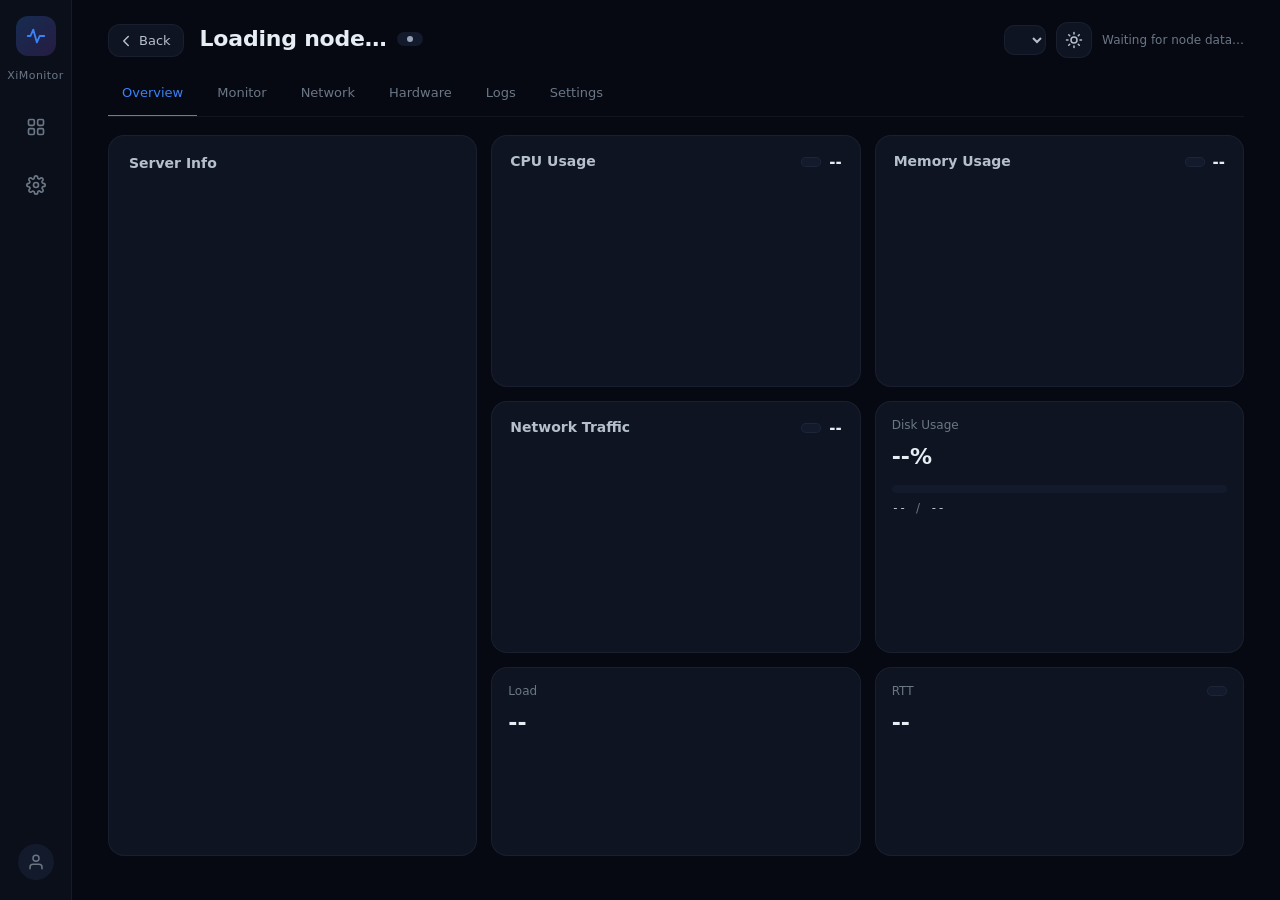
<file: ximonitor-server/assets/node.html>
<!doctype html>
<html lang="en">
  <head>
    <meta charset="utf-8" />
    <meta name="viewport" content="width=device-width, initial-scale=1" />
    <title>XiMonitor Node</title>
    <script>
      // 主题闪烁修复:在第一次 paint 之前同步把存储的主题偏好写到 <html> 上。
      // 不做这步时,浏览器会先按 :root 的 dark 默认值渲染一帧,等下方 main
      // script 跑到 applyTheme() 才切到 light,用户能看到几十毫秒的"暗 → 亮"
      // 闪烁。该 IIFE 必须保持同步 + 不依赖 document.body(此处 body 尚未解析)。
      (function () {
        try {
          var stored = window.localStorage.getItem("ximonitor.ui.theme");
          var theme = stored === "light" ? "light" : "dark";
          document.documentElement.setAttribute("data-theme", theme);
        } catch (_e) {
          document.documentElement.setAttribute("data-theme", "dark");
        }
      })();

      // 认证过期检查:如果距离上次成功加载超过 24 小时,清除浏览器的 Basic Auth
      // 缓存并跳转到登出页面,强制用户重新登录。
      (function () {
        var AUTH_TIMESTAMP_KEY = "ximonitor.auth.timestamp";
        var AUTH_EXPIRY_MS = 24 * 60 * 60 * 1000; // 24 小时
        try {
          var stored = window.localStorage.getItem(AUTH_TIMESTAMP_KEY);
          var now = Date.now();
          if (stored) {
            var lastAuth = parseInt(stored, 10);
            if (now - lastAuth > AUTH_EXPIRY_MS) {
              // 超过 24 小时,清除时间戳并跳转到登出页面(触发 401 重新认证)
              window.localStorage.removeItem(AUTH_TIMESTAMP_KEY);
              window.location.href = "/logout-and-reauth";
              return;
            }
          }
          // 更新时间戳(每次页面加载都刷新,表示"最近一次活跃")
          window.localStorage.setItem(AUTH_TIMESTAMP_KEY, now.toString());
        } catch (_e) {
          // localStorage 不可用时静默失败,不阻断页面加载
        }
      })();
    </script>
    <style>
      :root {
        color-scheme: dark;
        --bg-app: #060912;
        --bg-sidebar: #0a0f1a;
        --bg-card: #0e1422;
        --bg-card-soft: #121a2c;
        --bg-elevated: #18223a;
        --border-soft: rgba(148, 163, 184, 0.08);
        --border-strong: rgba(148, 163, 184, 0.16);
        --text-primary: #e6edf3;
        --text-secondary: #b6bfcc;
        --text-muted: #6b7785;
        --text-dim: #4b5563;
        --accent-blue: #3b82f6;
        --accent-blue-soft: rgba(59, 130, 246, 0.16);
        --accent-green: #22c55e;
        --accent-green-soft: rgba(34, 197, 94, 0.18);
        --accent-yellow: #eab308;
        --accent-yellow-soft: rgba(234, 179, 8, 0.18);
        --accent-red: #ef4444;
        --accent-red-soft: rgba(239, 68, 68, 0.18);
        --accent-purple: #a855f7;
        --chart-cpu: #22c55e;
        --chart-memory: #3b82f6;
        --chart-network-down: #22c55e;
        --chart-network-up: #a855f7;
        --chart-latency: #eab308;
        font-family: "Inter", "PingFang SC", "Helvetica Neue", "Segoe UI", system-ui, -apple-system, sans-serif;
      }
      :root[data-theme="light"] {
        color-scheme: light;
        --bg-app: #f4f6fb;
        --bg-sidebar: #ffffff;
        --bg-card: #ffffff;
        --bg-card-soft: #f6f8fc;
        --bg-elevated: #eef2f8;
        --border-soft: rgba(15, 23, 42, 0.06);
        --border-strong: rgba(15, 23, 42, 0.12);
        --text-primary: #0f172a;
        --text-secondary: #334155;
        --text-muted: #64748b;
        --text-dim: #94a3b8;
        --accent-blue-soft: rgba(59, 130, 246, 0.12);
        --accent-green-soft: rgba(34, 197, 94, 0.16);
        --accent-yellow-soft: rgba(234, 179, 8, 0.18);
        --accent-red-soft: rgba(239, 68, 68, 0.16);
      }
      * { box-sizing: border-box; }
      html, body { height: 100%; }
      body {
        margin: 0;
        color: var(--text-primary);
        background: var(--bg-app);
        font-size: 14px;
        line-height: 1.5;
        -webkit-font-smoothing: antialiased;
      }
      a { color: inherit; text-decoration: none; }
      button { font: inherit; cursor: pointer; }

      .app {
        display: grid;
        grid-template-columns: 72px minmax(0, 1fr);
        min-height: 100vh;
      }
      .sidebar {
        background: var(--bg-sidebar);
        border-right: 1px solid var(--border-soft);
        display: flex;
        flex-direction: column;
        align-items: center;
        padding: 16px 0 20px;
        gap: 14px;
        position: sticky;
        top: 0;
        height: 100vh;
      }
      .brand {
        width: 40px;
        height: 40px;
        display: grid;
        place-items: center;
        border-radius: 12px;
        background: linear-gradient(135deg, rgba(59,130,246,0.25), rgba(168,85,247,0.18));
        color: var(--accent-blue);
        margin-bottom: 4px;
      }
      .brand svg { width: 22px; height: 22px; }
      .brand-label {
        font-size: 11px;
        color: var(--text-muted);
        margin-top: -6px;
        margin-bottom: 6px;
        letter-spacing: 0.04em;
      }
      .nav-button {
        width: 44px;
        height: 44px;
        display: grid;
        place-items: center;
        border-radius: 12px;
        border: 0;
        background: transparent;
        color: var(--text-muted);
        transition: background 150ms ease, color 150ms ease;
      }
      .nav-button:hover { color: var(--text-secondary); background: var(--bg-card-soft); }
      .nav-button.active { color: var(--accent-blue); background: var(--accent-blue-soft); }
      .nav-button svg { width: 20px; height: 20px; }
      .sidebar-bottom { margin-top: auto; display: flex; flex-direction: column; align-items: center; gap: 10px; }
      .avatar {
        width: 36px;
        height: 36px;
        border-radius: 50%;
        background: var(--bg-card-soft);
        display: grid;
        place-items: center;
        color: var(--text-muted);
      }
      .avatar svg { width: 18px; height: 18px; }

      .main {
        padding: 22px clamp(20px, 3vw, 36px) 40px;
        max-width: 1680px;
        width: 100%;
      }
      .topbar {
        display: flex;
        justify-content: space-between;
        align-items: flex-start;
        gap: 24px;
        margin-bottom: 14px;
      }
      .topbar-left { display: flex; align-items: center; gap: 16px; min-width: 0; }
      .back-button {
        background: var(--bg-card);
        border: 1px solid var(--border-soft);
        border-radius: 12px;
        color: var(--text-secondary);
        padding: 6px 12px 6px 8px;
        font-size: 13px;
        display: inline-flex;
        align-items: center;
        gap: 4px;
      }
      .back-button:hover { color: var(--text-primary); background: var(--bg-card-soft); }
      .back-button svg { width: 18px; height: 18px; }
      .node-header { min-width: 0; }
      .node-header h1 {
        margin: 0;
        font-size: 22px;
        font-weight: 600;
        letter-spacing: -0.01em;
        display: inline-flex;
        align-items: center;
        gap: 10px;
      }
      .node-header .meta {
        margin: 4px 0 0;
        color: var(--text-muted);
        font-size: 12px;
        display: flex;
        gap: 14px;
        flex-wrap: wrap;
      }
      .node-header .meta span::before {
        content: "·";
        margin-right: 14px;
        color: var(--text-dim);
      }
      .node-header .meta span:first-child::before {
        content: "";
        margin-right: 0;
      }
      .badge {
        display: inline-flex;
        align-items: center;
        gap: 6px;
        font-size: 11px;
        font-weight: 500;
        padding: 4px 10px;
        border-radius: 999px;
        background: var(--bg-card-soft);
        color: var(--text-muted);
      }
      .badge::before {
        content: "";
        width: 6px;
        height: 6px;
        border-radius: 50%;
        background: currentColor;
      }
      .badge.online { color: var(--accent-green); background: var(--accent-green-soft); }
      .badge.latency { color: var(--accent-yellow); background: var(--accent-yellow-soft); }
      .badge.offline { color: var(--accent-red); background: var(--accent-red-soft); }
      .badge.unknown { color: #94a3b8; }

      .topbar-actions {
        display: flex;
        align-items: center;
        gap: 10px;
        flex-shrink: 0;
      }
      .lang-select {
        background: var(--bg-card);
        color: var(--text-secondary);
        border: 1px solid var(--border-soft);
        border-radius: 10px;
        padding: 6px 10px;
        font-size: 12px;
      }
      .theme-toggle {
        width: 36px;
        height: 36px;
        border-radius: 12px;
        border: 1px solid var(--border-soft);
        background: var(--bg-card);
        color: var(--text-secondary);
        display: grid;
        place-items: center;
      }
      .theme-toggle:hover { color: var(--text-primary); background: var(--bg-card-soft); }
      .theme-toggle svg { width: 18px; height: 18px; }
      .theme-toggle .sun, .theme-toggle .moon { display: none; }
      :root[data-theme="dark"] .theme-toggle .sun { display: block; }
      :root[data-theme="light"] .theme-toggle .moon { display: block; }
      .updated {
        color: var(--text-muted);
        font-size: 12px;
      }

      /* ---------- Tab nav ---------- */
      .tabs {
        display: flex;
        gap: 6px;
        border-bottom: 1px solid var(--border-soft);
        margin-bottom: 18px;
        overflow-x: auto;
      }
      .tab-button {
        background: transparent;
        border: 0;
        color: var(--text-muted);
        padding: 10px 14px 12px;
        font-size: 13px;
        font-weight: 500;
        border-bottom: 2px solid transparent;
        margin-bottom: -1px;
        white-space: nowrap;
        transition: color 150ms ease, border-color 150ms ease;
      }
      .tab-button:hover { color: var(--text-secondary); }
      .tab-button.active {
        color: var(--accent-blue);
        border-bottom-color: var(--accent-blue);
      }

      /* ---------- Layout ---------- */
      .grid {
        display: grid;
        gap: 14px;
      }
      .layout-overview {
        grid-template-columns: minmax(280px, 0.95fr) repeat(3, minmax(0, 1fr));
        grid-template-rows: auto auto;
      }
      .panel {
        background: var(--bg-card);
        border: 1px solid var(--border-soft);
        border-radius: 16px;
        padding: 16px 18px;
        min-width: 0;
      }
      .panel-head {
        display: flex;
        justify-content: space-between;
        align-items: flex-start;
        gap: 12px;
        margin-bottom: 12px;
      }
      .panel-title {
        font-size: 14px;
        font-weight: 600;
        color: var(--text-secondary);
        line-height: 1.35;
        min-width: 0;
      }
      .panel-meta {
        font-size: 15px;
        font-weight: 600;
        color: var(--text-primary);
        line-height: 1.35;
        text-align: right;
        white-space: nowrap;
      }
      .panel-actions {
        display: inline-flex;
        align-items: center;
        justify-content: flex-end;
        flex-wrap: wrap;
        gap: 8px;
        min-width: 0;
      }

      /* Server info card spans 2 rows */
      .info-card { grid-column: span 1; grid-row: span 2; padding: 18px 20px; }
      .info-rows { display: grid; grid-template-columns: 60px 1fr; row-gap: 14px; column-gap: 12px; align-items: center; }
      .info-rows .label { color: var(--text-muted); font-size: 12px; }
      .info-rows .value { color: var(--text-primary); font-size: 13px; font-weight: 500; text-align: right; word-break: break-word; }

      .chart-card { display: flex; flex-direction: column; min-height: 200px; }
      .chart-stage {
        flex: 1;
        min-height: 160px;
        margin-top: 8px;
        position: relative;
        overflow: visible;
      }
      .chart-stage svg { width: 100%; height: 100%; display: block; }
      .chart-tooltip {
        position: absolute;
        z-index: 4;
        min-width: 138px;
        max-width: 220px;
        padding: 8px 10px;
        border-radius: 12px;
        background: rgba(15, 23, 42, 0.92);
        border: 1px solid var(--border-strong);
        color: var(--text-secondary);
        box-shadow: 0 16px 36px rgba(0,0,0,0.28);
        pointer-events: none;
        transform: translate(-50%, calc(-100% - 10px));
        font-size: 11px;
        line-height: 1.45;
      }
      [data-theme="light"] .chart-tooltip {
        background: rgba(255,255,255,0.96);
        box-shadow: 0 16px 36px rgba(15,23,42,0.12);
      }
      .chart-tooltip .time {
        color: var(--text-muted);
        margin-bottom: 4px;
      }
      .chart-tooltip .row {
        display: flex;
        align-items: center;
        justify-content: space-between;
        gap: 12px;
        font-variant-numeric: tabular-nums;
      }
      .chart-tooltip .swatch {
        width: 7px;
        height: 7px;
        border-radius: 50%;
        display: inline-block;
        margin-right: 5px;
      }
      .chart-footer {
        margin-top: 6px;
        font-size: 11px;
        color: var(--text-muted);
        display: flex;
        justify-content: space-between;
        gap: 12px;
      }
      .chart-axis {
        position: relative;
        height: 14px;
        font-size: 10px;
        color: var(--text-dim);
        margin-top: 4px;
      }
      .chart-axis span {
        position: absolute;
        top: 0;
        transform: translateX(-50%);
        white-space: nowrap;
      }

      .small-card { display: flex; flex-direction: column; gap: 6px; padding: 14px 16px; }
      .small-card-head { display: flex; align-items: center; justify-content: space-between; gap: 8px; }
      .small-card .label { color: var(--text-muted); font-size: 12px; }
      .small-card .value { font-size: 22px; font-weight: 600; }
      .small-card.progress .progress-bar {
        height: 8px;
        border-radius: 999px;
        background: var(--bg-card-soft);
        overflow: hidden;
        margin-top: 6px;
      }
      .small-card.progress .progress-fill {
        height: 100%;
        border-radius: inherit;
        background: var(--accent-green);
        width: 0%;
        transition: width 400ms ease;
      }
      .small-card.progress .progress-fill.warn { background: var(--accent-yellow); }
      .small-card.progress .progress-fill.bad { background: var(--accent-red); }
      .small-card .sub {
        font-size: 12px;
        color: var(--text-muted);
        display: flex;
        gap: 10px;
      }
      .small-card .sub .num {
        font-family: ui-monospace, monospace;
        color: var(--text-secondary);
        font-variant-numeric: tabular-nums;
      }

      /* Monitor tab specific */
      .controls-panel { padding: 16px 18px; }
      .controls-head {
        display: flex;
        justify-content: space-between;
        gap: 16px;
        align-items: flex-start;
        flex-wrap: wrap;
      }
      .control-value {
        font-size: 18px;
        font-weight: 600;
        color: var(--text-primary);
      }
      .control-subtle {
        font-size: 12px;
        color: var(--text-muted);
      }
      .controls-actions {
        display: flex;
        gap: 8px;
        align-items: center;
        flex-wrap: wrap;
      }
      .preset-group {
        display: inline-flex;
        border: 1px solid var(--border-soft);
        border-radius: 999px;
        overflow: hidden;
        background: var(--bg-card-soft);
      }
      .preset-button {
        background: transparent;
        border: 0;
        color: var(--text-muted);
        padding: 6px 12px;
        font-size: 12px;
        font-weight: 500;
      }
      .preset-button + .preset-button { border-left: 1px solid var(--border-soft); }
      .preset-button.active {
        background: var(--accent-blue-soft);
        color: var(--accent-blue);
      }
      .toggle-button {
        border: 1px solid var(--border-soft);
        background: var(--bg-card-soft);
        color: var(--text-secondary);
        border-radius: 999px;
        padding: 6px 12px;
        font-size: 12px;
        font-weight: 500;
      }
      .toggle-button.active {
        background: var(--accent-blue-soft);
        color: var(--accent-blue);
        border-color: rgba(59,130,246,0.32);
      }
      .chart-clip-toggle {
        border: 1px solid var(--border-soft);
        background: var(--bg-card-soft);
        color: var(--text-muted);
        border-radius: 999px;
        padding: 4px 9px;
        font-size: 11px;
        font-weight: 500;
      }
      .chart-clip-toggle.active {
        background: var(--accent-blue-soft);
        color: var(--accent-blue);
        border-color: rgba(59,130,246,0.32);
      }
      .brush-shell { margin-top: 12px; }
      .brush-stage {
        position: relative;
        height: 96px;
        border-radius: 12px;
        background: var(--bg-card-soft);
        border: 1px solid var(--border-soft);
        overflow: hidden;
      }
      .brush-chart { position: absolute; inset: 0; }
      .brush-selection {
        position: absolute;
        top: 8px;
        bottom: 8px;
        border-radius: 10px;
        background: rgba(59,130,246,0.12);
        border: 1px solid rgba(59,130,246,0.45);
        cursor: grab;
      }
      .brush-selection.dragging { cursor: grabbing; }
      .brush-handle {
        position: absolute;
        top: 50%;
        width: 12px;
        height: 32px;
        margin-top: -16px;
        border-radius: 999px;
        background: var(--bg-card);
        border: 1px solid rgba(59,130,246,0.55);
        cursor: ew-resize;
      }
      .brush-handle.start { left: -8px; }
      .brush-handle.end { right: -8px; }
      .brush-labels {
        display: flex;
        justify-content: space-between;
        gap: 16px;
        margin-top: 6px;
        color: var(--text-muted);
        font-size: 11px;
      }
      .charts-grid {
        display: grid;
        grid-template-columns: repeat(2, minmax(0, 1fr));
        gap: 14px;
      }
      .chart-large {
        background: var(--bg-card);
        border: 1px solid var(--border-soft);
        border-radius: 16px;
        padding: 16px 18px;
        min-height: 230px;
        display: flex;
        flex-direction: column;
      }
      .network-chart-card {
        margin-top: 14px;
        min-height: 220px;
      }
      .network-chart-card .chart-stage {
        min-height: 170px;
      }

      .disks { padding: 16px 20px; }
      .disks-table { width: 100%; border-collapse: collapse; font-size: 13px; }
      .disks-table th, .disks-table td {
        padding: 10px 4px;
        border-bottom: 1px solid var(--border-soft);
      }
      .disks-table th {
        text-align: left;
        font-weight: 500;
        color: var(--text-muted);
        font-size: 11px;
        text-transform: uppercase;
        letter-spacing: 0.06em;
      }
      .disks-table td.numeric { text-align: right; font-variant-numeric: tabular-nums; }
      .disks-bar {
        width: 90px;
        height: 6px;
        border-radius: 999px;
        background: var(--bg-card-soft);
        overflow: hidden;
        display: inline-block;
        vertical-align: middle;
        margin-right: 8px;
      }
      .disks-bar span {
        display: block;
        height: 100%;
        background: var(--accent-green);
      }
      .disks-bar span.warn { background: var(--accent-yellow); }
      .disks-bar span.bad { background: var(--accent-red); }

      .placeholder {
        background: var(--bg-card);
        border: 1px dashed var(--border-strong);
        border-radius: 16px;
        padding: 40px;
        text-align: center;
        color: var(--text-muted);
      }
      .placeholder svg { margin-bottom: 12px; opacity: 0.6; }

      @media (max-width: 1280px) {
        .layout-overview { grid-template-columns: minmax(280px, 1fr) repeat(2, minmax(0, 1fr)); }
        .info-card { grid-row: span 3; }
      }
      @media (max-width: 900px) {
        .layout-overview { grid-template-columns: repeat(2, minmax(0, 1fr)); }
        .info-card { grid-row: span 2; grid-column: span 2; }
        .charts-grid { grid-template-columns: 1fr; }
      }
      @media (max-width: 720px) {
        .app { grid-template-columns: 1fr; }
        .sidebar {
          flex-direction: row;
          width: 100%;
          height: auto;
          position: relative;
          padding: 10px 12px;
          gap: 8px;
          justify-content: space-between;
          border-right: 0;
          border-bottom: 1px solid var(--border-soft);
        }
        .sidebar-bottom { flex-direction: row; margin-top: 0; }
        .main { padding: 16px; }
        .topbar { flex-direction: column; }
        .layout-overview { grid-template-columns: 1fr; }
        .info-card { grid-column: span 1; grid-row: auto; }
      }
    </style>
  </head>
  <body>
    <div class="app">
      <aside class="sidebar" aria-label="primary">
        <a class="brand" href="/" title="XiMonitor">
          <svg viewBox="0 0 24 24" fill="none" stroke="currentColor" stroke-width="2" stroke-linecap="round" stroke-linejoin="round">
            <path d="M3 12h3l3-7 4 14 3-7h5" />
          </svg>
        </a>
        <div class="brand-label" data-i18n="index.brand">XiMonitor</div>
        <a class="nav-button" href="/" title="Overview">
          <svg viewBox="0 0 24 24" fill="none" stroke="currentColor" stroke-width="2" stroke-linecap="round" stroke-linejoin="round">
            <rect x="3" y="3" width="7" height="7" rx="1.5" />
            <rect x="14" y="3" width="7" height="7" rx="1.5" />
            <rect x="3" y="14" width="7" height="7" rx="1.5" />
            <rect x="14" y="14" width="7" height="7" rx="1.5" />
          </svg>
        </a>
        <button
          type="button"
          class="nav-button"
          id="sidebar-settings-button"
          title="Settings"
          aria-label="Settings"
          data-tab="settings"
        >
          <svg viewBox="0 0 24 24" fill="none" stroke="currentColor" stroke-width="2" stroke-linecap="round" stroke-linejoin="round">
            <circle cx="12" cy="12" r="3" />
            <path d="M19.4 15a1.7 1.7 0 0 0 .3 1.8l.1.1a2 2 0 1 1-2.8 2.8l-.1-.1a1.7 1.7 0 0 0-1.8-.3 1.7 1.7 0 0 0-1 1.5V21a2 2 0 1 1-4 0v-.1a1.7 1.7 0 0 0-1.1-1.5 1.7 1.7 0 0 0-1.8.3l-.1.1a2 2 0 1 1-2.8-2.8l.1-.1a1.7 1.7 0 0 0 .3-1.8 1.7 1.7 0 0 0-1.5-1H3a2 2 0 1 1 0-4h.1a1.7 1.7 0 0 0 1.5-1.1 1.7 1.7 0 0 0-.3-1.8l-.1-.1a2 2 0 1 1 2.8-2.8l.1.1a1.7 1.7 0 0 0 1.8.3H9a1.7 1.7 0 0 0 1-1.5V3a2 2 0 1 1 4 0v.1a1.7 1.7 0 0 0 1 1.5 1.7 1.7 0 0 0 1.8-.3l.1-.1a2 2 0 1 1 2.8 2.8l-.1.1a1.7 1.7 0 0 0-.3 1.8V9a1.7 1.7 0 0 0 1.5 1H21a2 2 0 1 1 0 4h-.1a1.7 1.7 0 0 0-1.5 1z" />
          </svg>
        </button>
        <div class="sidebar-bottom">
          <div class="avatar" title="User">
            <svg viewBox="0 0 24 24" fill="none" stroke="currentColor" stroke-width="2" stroke-linecap="round" stroke-linejoin="round">
              <path d="M20 21v-2a4 4 0 0 0-4-4H8a4 4 0 0 0-4 4v2" />
              <circle cx="12" cy="7" r="4" />
            </svg>
          </div>
        </div>
      </aside>

      <main class="main">
        <header class="topbar">
          <div class="topbar-left">
            <a class="back-button" href="/" title="Back">
              <svg viewBox="0 0 24 24" fill="none" stroke="currentColor" stroke-width="2" stroke-linecap="round" stroke-linejoin="round">
                <polyline points="15 18 9 12 15 6" />
              </svg>
              <span data-i18n="node.back">Back</span>
            </a>
            <div class="node-header">
              <h1>
                <span id="title" data-i18n="node.loading">Loading node…</span>
                <span class="badge unknown" id="status-badge"></span>
              </h1>
              <div class="meta" id="meta"></div>
            </div>
          </div>
          <div class="topbar-actions">
            <select id="language-select" class="lang-select" aria-label="Language"></select>
            <button type="button" class="theme-toggle" id="theme-toggle" title="Toggle theme">
              <svg class="sun" viewBox="0 0 24 24" fill="none" stroke="currentColor" stroke-width="2" stroke-linecap="round" stroke-linejoin="round">
                <circle cx="12" cy="12" r="4" />
                <path d="M12 2v2M12 20v2M4.93 4.93l1.41 1.41M17.66 17.66l1.41 1.41M2 12h2M20 12h2M4.93 19.07l1.41-1.41M17.66 6.34l1.41-1.41" />
              </svg>
              <svg class="moon" viewBox="0 0 24 24" fill="none" stroke="currentColor" stroke-width="2" stroke-linecap="round" stroke-linejoin="round">
                <path d="M21 12.79A9 9 0 1 1 11.21 3 7 7 0 0 0 21 12.79z" />
              </svg>
            </button>
            <div class="updated" id="updated" data-i18n="common.waiting_for_node_data">Waiting for node data…</div>
          </div>
        </header>

        <nav class="tabs" id="tab-nav">
          <button type="button" class="tab-button active" data-tab="overview" data-i18n="node.tabs.overview">Overview</button>
          <button type="button" class="tab-button" data-tab="monitor" data-i18n="node.tabs.monitor">Monitor</button>
          <button type="button" class="tab-button" data-tab="network" data-i18n="node.tabs.network">Network</button>
          <button type="button" class="tab-button" data-tab="hardware" data-i18n="node.tabs.hardware">Hardware</button>
          <button type="button" class="tab-button" data-tab="logs" data-i18n="node.tabs.logs">Logs</button>
          <button type="button" class="tab-button" data-tab="settings" data-i18n="node.tabs.settings">Settings</button>
        </nav>

        <!-- Overview tab -->
        <section class="tab-pane" data-pane="overview">
          <div class="grid layout-overview">
            <article class="panel info-card">
              <div class="panel-head">
                <div class="panel-title" data-i18n="node.info.title">Server Info</div>
              </div>
              <div class="info-rows" id="info-rows"></div>
            </article>

            <article class="panel chart-card">
              <div class="panel-head">
                <div class="panel-title" data-i18n="node.cpu_usage">CPU Usage</div>
                <div class="panel-actions">
                  <button type="button" class="chart-clip-toggle" data-clip-chart="cpu"></button>
                  <div class="panel-meta" id="now-cpu">--</div>
                </div>
              </div>
              <div class="chart-stage" id="chart-cpu"></div>
              <div class="chart-axis" id="axis-cpu"></div>
            </article>

            <article class="panel chart-card">
              <div class="panel-head">
                <div class="panel-title" data-i18n="node.memory_usage">Memory Usage</div>
                <div class="panel-actions">
                  <button type="button" class="chart-clip-toggle" data-clip-chart="memory"></button>
                  <div class="panel-meta" id="now-memory">--</div>
                </div>
              </div>
              <div class="chart-stage" id="chart-memory"></div>
              <div class="chart-axis" id="axis-memory"></div>
            </article>

            <article class="panel chart-card">
              <div class="panel-head">
                <div class="panel-title" data-i18n="node.network_traffic">Network Traffic</div>
                <div class="panel-actions">
                  <button type="button" class="chart-clip-toggle" data-clip-chart="network"></button>
                  <div class="panel-meta" id="now-network">--</div>
                </div>
              </div>
              <div class="chart-stage" id="chart-network"></div>
              <div class="chart-axis" id="axis-network"></div>
            </article>

            <article class="panel small-card progress">
              <div class="label" data-i18n="node.disk_usage">Disk Usage</div>
              <div class="value" id="disk-percent">--%</div>
              <div class="progress-bar"><div class="progress-fill" id="disk-fill"></div></div>
              <div class="sub"><span class="num" id="disk-used">--</span><span>/</span><span class="num" id="disk-total">--</span></div>
            </article>

            <article class="panel small-card">
              <div class="label" data-i18n="node.load">Load</div>
              <div class="value" id="load-value">--</div>
              <div class="sub" id="load-window"></div>
            </article>

            <article class="panel small-card">
              <div class="small-card-head">
                <div class="label" data-i18n="node.latency_history">RTT</div>
                <button type="button" class="chart-clip-toggle" data-clip-chart="latency"></button>
              </div>
              <div class="value" id="latency-value">--</div>
              <div class="chart-stage" style="min-height:96px;margin-top:0" id="chart-rtt"></div>
            </article>
          </div>
        </section>

        <!-- Monitor tab -->
        <section class="tab-pane" data-pane="monitor" hidden>
          <article class="panel controls-panel">
            <div class="controls-head">
              <div>
                <div class="label" style="font-size:12px;color:var(--text-muted);text-transform:uppercase;letter-spacing:0.06em;" data-i18n="node.history_window">History Window</div>
                <div class="control-value" id="history-window-value">--</div>
                <div class="control-subtle" id="history-window-range">--</div>
              </div>
              <div class="controls-actions">
                <div class="preset-group" id="history-presets"></div>
              </div>
            </div>
            <div class="brush-shell">
              <div class="brush-stage" id="history-brush-stage">
                <div class="brush-chart" id="history-brush-chart"></div>
                <div class="brush-selection" id="history-brush-selection">
                  <div class="brush-handle start" data-handle="start"></div>
                  <div class="brush-handle end" data-handle="end"></div>
                </div>
              </div>
              <div class="brush-labels">
                <span id="history-brush-start">--</span>
                <span id="history-brush-end">--</span>
              </div>
            </div>
          </article>
          <div class="charts-grid" style="margin-top:14px">
            <article class="chart-large">
              <div class="panel-head">
                <div class="panel-title" data-i18n="node.cpu_usage">CPU Usage</div>
                <button type="button" class="chart-clip-toggle" data-clip-chart="cpu"></button>
              </div>
              <div class="chart-stage" id="big-chart-cpu"></div>
            </article>
            <article class="chart-large">
              <div class="panel-head">
                <div class="panel-title" data-i18n="node.memory_usage">Memory Usage</div>
                <button type="button" class="chart-clip-toggle" data-clip-chart="memory"></button>
              </div>
              <div class="chart-stage" id="big-chart-memory"></div>
            </article>
            <article class="chart-large">
              <div class="panel-head">
                <div class="panel-title" data-i18n="node.network_traffic">Network Traffic</div>
                <button type="button" class="chart-clip-toggle" data-clip-chart="network"></button>
              </div>
              <div class="chart-stage" id="big-chart-network"></div>
            </article>
            <article class="chart-large">
              <div class="panel-head">
                <div class="panel-title" data-i18n="node.latency_history">WebSocket RTT</div>
                <button type="button" class="chart-clip-toggle" data-clip-chart="latency"></button>
              </div>
              <div class="chart-stage" id="big-chart-latency"></div>
            </article>
          </div>
        </section>

        <!-- Network tab -->
        <section class="tab-pane" data-pane="network" hidden>
          <div class="grid layout-overview">
            <article class="panel small-card">
              <div class="label" data-i18n="index.node.download">Down</div>
              <div class="value" id="net-down-rate">--</div>
              <div class="sub"><span class="num" id="net-down-total">--</span></div>
            </article>
            <article class="panel small-card">
              <div class="label" data-i18n="index.node.upload">Up</div>
              <div class="value" id="net-up-rate">--</div>
              <div class="sub"><span class="num" id="net-up-total">--</span></div>
            </article>
            <article class="panel small-card">
              <div class="label" data-i18n="node.latency_history">RTT</div>
              <div class="value" id="net-latency">--</div>
            </article>
          </div>
          <article class="panel chart-card network-chart-card">
            <div class="panel-head">
              <div class="panel-title" data-i18n="node.network_traffic">Network Traffic</div>
              <button type="button" class="chart-clip-toggle" data-clip-chart="network"></button>
            </div>
            <div class="chart-stage" id="network-only-chart"></div>
          </article>
        </section>

        <!-- Hardware tab -->
        <section class="tab-pane" data-pane="hardware" hidden>
          <article class="panel info-card" style="grid-column:auto;grid-row:auto;margin-bottom:14px">
            <div class="panel-head">
              <div class="panel-title" data-i18n="node.info.title">Server Info</div>
            </div>
            <div class="info-rows" id="hardware-rows"></div>
          </article>
          <article class="panel disks">
            <div class="panel-head">
              <div class="panel-title" data-i18n="node.mounted_disks">Mounted Disks</div>
            </div>
            <div id="disks"></div>
          </article>
        </section>

        <!-- Logs / Settings placeholders -->
        <section class="tab-pane" data-pane="logs" hidden>
          <div class="placeholder">
            <svg width="40" height="40" viewBox="0 0 24 24" fill="none" stroke="currentColor" stroke-width="1.6" stroke-linecap="round" stroke-linejoin="round" aria-hidden="true">
              <path d="M14 2H6a2 2 0 0 0-2 2v16a2 2 0 0 0 2 2h12a2 2 0 0 0 2-2V8z" />
              <polyline points="14 2 14 8 20 8" />
              <line x1="9" y1="13" x2="15" y2="13" />
              <line x1="9" y1="17" x2="15" y2="17" />
            </svg>
            <div data-i18n="node.placeholder.logs">Agents do not stream logs to the central server in this build.</div>
          </div>
        </section>

        <section class="tab-pane" data-pane="settings" hidden>
          <div class="placeholder">
            <svg width="40" height="40" viewBox="0 0 24 24" fill="none" stroke="currentColor" stroke-width="1.6" stroke-linecap="round" stroke-linejoin="round" aria-hidden="true">
              <circle cx="12" cy="12" r="3" />
              <path d="M19 12a7 7 0 0 0-.2-1.7l2-1.5-2-3.5-2.4 1a7 7 0 0 0-3-1.7L13 2h-2l-.4 2.6a7 7 0 0 0-3 1.7l-2.4-1-2 3.5 2 1.5A7 7 0 0 0 5 12c0 .6.1 1.2.2 1.7l-2 1.5 2 3.5 2.4-1a7 7 0 0 0 3 1.7l.4 2.6h2l.4-2.6a7 7 0 0 0 3-1.7l2.4 1 2-3.5-2-1.5c.1-.5.2-1.1.2-1.7z" />
            </svg>
            <div data-i18n="node.placeholder.tab">This view is not available in the read-only dashboard.</div>
          </div>
        </section>
      </main>
    </div>

    <script>
      const NODE_ID = __NODE_ID_JSON__;
      const REFRESH_MS = __REFRESH_MS__;
      const I18N_ASSET_PATH = "__I18N_ASSET_PATH__";
      const LANGUAGE_STORAGE_KEY = "ximonitor.ui.language";
      const THEME_STORAGE_KEY = "ximonitor.ui.theme";
      const ACTIVE_TAB_STORAGE_KEY = "ximonitor.ui.node-tab";
      const LATENCY_WARN_MS = 200;
      const RETENTION_WINDOW_HOURS = 24 * 14;
      const OVERVIEW_HISTORY_MAX_POINTS = 1440;
      const DETAIL_HISTORY_MAX_POINTS = 720;
      const MIN_SELECTION_MS = 30 * 60 * 1000;
      const CUSTOM_PRESET_KEY = "custom";
      const PRESET_WINDOWS = [
        { key: "last_3h", hours: 3 },
        { key: "last_24h", hours: 24 },
        { key: "last_3d", hours: 72 },
        { key: "last_7d", hours: 168 },
        { key: "last_14d", hours: 336 }
      ];

      let I18N = { en: { __label: "English" } };
      let currentLanguage = "en";
      let latestNode = null;
      let overviewHistory = [];
      let latestHistory = [];
      let refreshTimer = null;
      let activeBrushDrag = null;
      let detailRequestVersion = 0;
      let activeTab = "overview";

      const chartState = {
        clipSpikes: {
          cpu: true,
          memory: true,
          network: true,
          latency: true,
        },
        activePresetKey: "last_3h",
        selectedStartMs: null,
        selectedEndMs: null
      };

      // ---------------- Utilities ----------------
      function escapeHtml(value) {
        return String(value)
          .replaceAll("&", "&amp;")
          .replaceAll("<", "&lt;")
          .replaceAll(">", "&gt;")
          .replaceAll('"', "&quot;")
          .replaceAll("'", "&#39;");
      }
      function templateText(value, vars = {}) {
        return String(value).replace(/\{(\w+)\}/g, (_, key) => String(vars[key] ?? ""));
      }
      function supportedLanguages() {
        return Object.keys(I18N).filter((k) => k && typeof I18N[k] === "object");
      }
      function resolveLanguage(candidate) {
        const langs = supportedLanguages();
        if (candidate && langs.includes(candidate)) return candidate;
        const base = String(candidate || "").split("-")[0].toLowerCase();
        const matched = langs.find((l) => l.toLowerCase().startsWith(base));
        return matched || (langs.includes("en") ? "en" : langs[0] || "en");
      }
      function t(key, vars = {}) {
        const primary = I18N[currentLanguage] || {};
        const fallback = I18N.en || {};
        return templateText(primary[key] ?? fallback[key] ?? key, vars);
      }
      function languageLabel(language) {
        return (I18N[language] && I18N[language].__label) || language;
      }
      function storeLanguage(language) {
        try { window.localStorage.setItem(LANGUAGE_STORAGE_KEY, language); } catch (_e) { /* ignore */ }
      }
      function loadStoredLanguage() {
        try { return window.localStorage.getItem(LANGUAGE_STORAGE_KEY); } catch (_e) { return null; }
      }
      function storeTheme(theme) {
        try { window.localStorage.setItem(THEME_STORAGE_KEY, theme); } catch (_e) { /* ignore */ }
      }
      function loadStoredTheme() {
        try { return window.localStorage.getItem(THEME_STORAGE_KEY); } catch (_e) { return null; }
      }
      function storeActiveTab(name) {
        try { window.localStorage.setItem(ACTIVE_TAB_STORAGE_KEY, name); } catch (_e) { /* ignore */ }
      }
      function loadStoredTab() {
        try { return window.localStorage.getItem(ACTIVE_TAB_STORAGE_KEY); } catch (_e) { return null; }
      }
      function applyTheme(theme) {
        const next = theme === "light" ? "light" : "dark";
        document.documentElement.setAttribute("data-theme", next);
        document.body.setAttribute("data-theme", next);
        storeTheme(next);
      }
      async function loadI18n() {
        try {
          const r = await fetch(I18N_ASSET_PATH, { headers: { accept: "application/json" } });
          if (!r.ok) throw new Error(`${I18N_ASSET_PATH} -> ${r.status}`);
          I18N = await r.json();
        } catch (e) {
          console.warn("failed to load ui translations", e);
        }
        currentLanguage = resolveLanguage(loadStoredLanguage() || navigator.language);
        storeLanguage(currentLanguage);
      }
      function bindLanguageSelector(onChange) {
        const select = document.getElementById("language-select");
        const render = () => {
          select.innerHTML = supportedLanguages()
            .map((l) => `<option value="${escapeHtml(l)}">${escapeHtml(languageLabel(l))}</option>`)
            .join("");
          select.value = currentLanguage;
        };
        render();
        select.addEventListener("change", (e) => {
          currentLanguage = resolveLanguage(e.target.value);
          storeLanguage(currentLanguage);
          render();
          onChange();
        });
      }
      function bindThemeToggle() {
        document.getElementById("theme-toggle").addEventListener("click", () => {
          const next = document.documentElement.getAttribute("data-theme") === "light" ? "dark" : "light";
          applyTheme(next);
        });
      }
      function fmtBytes(bytes) {
        if (bytes == null) return t("common.not_available");
        const u = ["B", "KB", "MB", "GB", "TB", "PB"];
        let v = Number(bytes), i = 0;
        while (v >= 1024 && i < u.length - 1) { v /= 1024; i++; }
        return `${v.toFixed(v >= 100 || i === 0 ? 0 : 1)} ${u[i]}`;
      }
      function fmtRate(bytes) {
        if (bytes == null) return t("common.not_available");
        const u = ["bps", "Kbps", "Mbps", "Gbps", "Tbps"];
        let v = Number(bytes) * 8, i = 0;
        while (v >= 1000 && i < u.length - 1) { v /= 1000; i++; }
        return `${v.toFixed(v >= 100 || i === 0 ? 0 : 1)} ${u[i]}`;
      }
      function fmtPercent(value) {
        if (value == null || Number.isNaN(Number(value))) return t("common.not_available");
        return `${Number(value).toFixed(1)}%`;
      }
      function fmtLatency(value) {
        if (value == null) return t("common.not_available");
        return `${Math.round(value)} ms`;
      }
      function fmtUptime(seconds) {
        if (seconds == null || Number.isNaN(Number(seconds))) return t("common.not_available");
        const totalMinutes = Math.floor(Number(seconds) / 60);
        const days = Math.floor(totalMinutes / (24 * 60));
        const hours = Math.floor((totalMinutes % (24 * 60)) / 60);
        const minutes = totalMinutes % 60;
        if (days > 0) return t("node.uptime.days_hours", { days, hours, minutes });
        if (hours > 0) return t("node.uptime.hours_minutes", { hours, minutes });
        return t("node.uptime.minutes", { minutes });
      }
      function fmtDateTime(value) {
        return new Date(value).toLocaleString(currentLanguage);
      }
      function fetchJson(url) {
        return fetch(url, { headers: { accept: "application/json" } }).then((response) => {
          if (!response.ok) throw new Error(`${url} -> ${response.status}`);
          return response.json();
        });
      }
      function normalizeHistory(history) {
        if (!Array.isArray(history)) return [];
        return history
          .map((point) => ({ ...point, _ts: Date.parse(point.recorded_at) }))
          .filter((point) => Number.isFinite(point._ts))
          .sort((left, right) => left._ts - right._ts);
      }

      // ---------------- Status helpers ----------------
      function nodeStatusKey(node) {
        if (!node || !node.online) return "offline";
        if (node.latency_ms != null && node.latency_ms >= LATENCY_WARN_MS) return "latency";
        return "online";
      }
      function statusLabel(key) {
        switch (key) {
          case "online": return t("common.online");
          case "offline": return t("common.offline");
          case "latency": return t("common.latency_warn");
          default: return t("common.unknown");
        }
      }

      // ---------------- Tabs ----------------
      function setActiveTab(name, options = {}) {
        const validTabs = new Set(["overview", "monitor", "network", "hardware", "logs", "settings"]);
        if (!validTabs.has(name)) name = "overview";
        activeTab = name;
        document.querySelectorAll("[data-tab]").forEach((btn) => {
          btn.classList.toggle("active", btn.dataset.tab === name);
        });
        document.querySelectorAll("[data-pane]").forEach((pane) => {
          pane.hidden = pane.dataset.pane !== name;
        });
        if (options.persist !== false) storeActiveTab(name);
        if (name === "monitor") {
          renderBrushOverview();
          renderBigCharts(displayedHistory());
        }
        if (name === "network") {
          renderOverviewCharts(displayedHistory());
        }
      }

      function bindTabs() {
        document.addEventListener("click", (e) => {
          const btn = e.target.closest("[data-tab]");
          if (!btn) return;
          setActiveTab(btn.dataset.tab);
        });
      }

      // ---------------- Rendering: header ----------------
      function locationFromNode(node) {
        const tags = node.identity.tags || [];
        for (const tag of tags) {
          const m = String(tag).match(/^(?:loc|location|region|city)[:=](.+)$/i);
          if (m) return m[1];
        }
        return null;
      }
      function ipFromNode(node) {
        const tags = node.identity.tags || [];
        for (const tag of tags) {
          const m = String(tag).match(/^(?:ip|addr|address)[:=](.+)$/i);
          if (m) return m[1];
        }
        return node.remote_ip || null;
      }

      function renderHeader(node) {
        document.getElementById("title").textContent = node.identity.node_label || node.identity.node_id;
        const status = nodeStatusKey(node);
        const badge = document.getElementById("status-badge");
        badge.className = `badge ${status}`;
        badge.textContent = statusLabel(status);
        const metaParts = [];
        const ip = ipFromNode(node);
        if (ip) metaParts.push(`<span>${escapeHtml(t("node.meta.ip", { ip }))}</span>`);
        const loc = locationFromNode(node);
        if (loc) metaParts.push(`<span>${escapeHtml(loc)}</span>`);
        const uptime = node.snapshot?.uptime_secs;
        if (uptime != null) {
          const totalHours = Math.floor(uptime / 3600);
          const days = Math.floor(totalHours / 24);
          if (days > 0) metaParts.push(`<span>${escapeHtml(t("node.meta.uptime_days", { days }))}</span>`);
          else metaParts.push(`<span>${escapeHtml(t("node.meta.uptime_hours", { hours: totalHours }))}</span>`);
        }
        document.getElementById("meta").innerHTML = metaParts.join("");
      }

      function renderUpdated(node) {
        document.getElementById("updated").textContent = node.last_seen
          ? t("common.last_seen", { time: fmtDateTime(node.last_seen) })
          : t("common.no_heartbeat_yet");
      }

      // ---------------- Rendering: Overview tab ----------------
      function renderInfo(node) {
        const snapshot = node.snapshot || {};
        const memory = snapshot.memory || {};
        const disks = uniqueDisks(snapshot.disks || []);
        const totalDiskBytes = disks.reduce((s, d) => s + (d.total_bytes || 0), 0);
        const cpuLine = node.identity.cpu_cores
          ? `${node.identity.cpu_cores ? t("node.info.cores", { count: node.identity.cpu_cores }) : ""}${node.identity.cpu_model ? " · " + node.identity.cpu_model : ""}`
          : (node.identity.cpu_model || t("common.unknown"));
        const rows = [
          [t("node.info.os"), node.identity.os || t("common.unknown_os")],
          [t("node.info.kernel"), node.identity.kernel_version || t("common.unknown")],
          [t("node.info.cpu"), cpuLine],
          [t("node.info.memory"), memory.total_bytes ? fmtBytes(memory.total_bytes) : t("common.not_available")],
          [t("node.info.disk"), totalDiskBytes ? fmtBytes(totalDiskBytes) : t("common.not_available")],
          [t("node.info.virtualization"), node.identity.agent_version || t("common.unknown")],
          [t("node.info.uptime"), fmtUptime(snapshot.uptime_secs)],
        ];
        const html = rows
          .map(([label, value]) => `<div class="label">${escapeHtml(label)}</div><div class="value">${escapeHtml(value)}</div>`)
          .join("");
        document.getElementById("info-rows").innerHTML = html;
        const hardwareRoot = document.getElementById("hardware-rows");
        if (hardwareRoot) hardwareRoot.innerHTML = html;
      }

      function renderDisks(node) {
        const disks = uniqueDisks(node.snapshot?.disks || []);
        const root = document.getElementById("disks");
        if (!disks.length) {
          root.innerHTML = `<div class="placeholder" style="padding:18px">${escapeHtml(t("node.no_disks"))}</div>`;
          return;
        }
        root.innerHTML = `<table class="disks-table">
          <thead><tr>
            <th data-i18n="node.disk.device">Device</th>
            <th data-i18n="node.disk.mount">Mount</th>
            <th data-i18n="node.disk.filesystem">FS</th>
            <th data-i18n="node.disk.usage">Usage</th>
            <th class="numeric" data-i18n="node.disk.capacity">Capacity</th>
          </tr></thead>
          <tbody>${disks.map((d) => {
            const pct = d.used_percent ?? 0;
            const cls = pct >= 90 ? "bad" : pct >= 70 ? "warn" : "";
            return `<tr>
              <td>${escapeHtml(d.device)}</td>
              <td>${escapeHtml(d.mount_point)}</td>
              <td>${escapeHtml(d.fs_type)}</td>
              <td><span class="disks-bar"><span class="${cls}" style="width:${Math.max(2, Math.min(100, pct))}%"></span></span>${pct.toFixed(0)}%</td>
              <td class="numeric">${fmtBytes(d.used_bytes)} / ${fmtBytes(d.total_bytes)}</td>
            </tr>`;
          }).join("")}</tbody>
        </table>`;
        root.querySelectorAll("[data-i18n]").forEach((el) => { el.textContent = t(el.dataset.i18n); });
      }

      function renderSummaryCards(node) {
        const snapshot = node.snapshot || {};
        const memory = snapshot.memory || {};
        const disks = uniqueDisks(snapshot.disks || []);
        const totalDiskBytes = disks.reduce((s, d) => s + (d.total_bytes || 0), 0);
        const usedDiskBytes = disks.reduce((s, d) => s + (d.used_bytes || 0), 0);
        const diskPct = totalDiskBytes ? (usedDiskBytes / totalDiskBytes) * 100 : null;
        document.getElementById("disk-percent").textContent = diskPct == null ? "—" : `${diskPct.toFixed(0)}%`;
        const fill = document.getElementById("disk-fill");
        fill.style.width = `${diskPct == null ? 0 : Math.max(2, Math.min(100, diskPct))}%`;
        fill.className = "progress-fill" + (diskPct == null ? "" : diskPct >= 90 ? " bad" : diskPct >= 70 ? " warn" : "");
        document.getElementById("disk-used").textContent = totalDiskBytes ? fmtBytes(usedDiskBytes) : "—";
        document.getElementById("disk-total").textContent = totalDiskBytes ? fmtBytes(totalDiskBytes) : "—";

        const load = snapshot.load;
        document.getElementById("load-value").textContent = load ? load.one.toFixed(2) : "—";
        document.getElementById("load-window").innerHTML = load
          ? `<span class="num">${load.one.toFixed(2)}</span><span class="num">${load.five.toFixed(2)}</span><span class="num">${load.fifteen.toFixed(2)}</span><span>1/5/15m</span>`
          : "";

        const latency = node.latency_ms;
        document.getElementById("latency-value").innerHTML = latency == null
          ? "—"
          : `${Math.round(latency)}<span style="font-size:12px;color:var(--text-muted);font-weight:500;margin-left:4px;">ms</span>`;

        document.getElementById("now-cpu").textContent = snapshot.cpu_usage_percent == null
          ? "—"
          : `${snapshot.cpu_usage_percent.toFixed(0)}%`;
        document.getElementById("now-memory").textContent = memory.total_bytes
          ? `${((memory.used_bytes / memory.total_bytes) * 100).toFixed(0)}%`
          : "—";
        const downRate = snapshot.network?.rx_bytes_per_sec;
        const upRate = snapshot.network?.tx_bytes_per_sec;
        document.getElementById("now-network").innerHTML = `<span style="color:var(--accent-green);">↓ ${escapeHtml(fmtRate(downRate))}</span> · <span style="color:var(--accent-purple);">↑ ${escapeHtml(fmtRate(upRate))}</span>`;

        if (document.getElementById("net-down-rate")) {
          document.getElementById("net-down-rate").innerHTML = `${escapeHtml(fmtRate(downRate))}`;
          document.getElementById("net-down-total").textContent = `total ${fmtBytes(snapshot.network?.total_rx_bytes ?? null)}`;
          document.getElementById("net-up-rate").innerHTML = `${escapeHtml(fmtRate(upRate))}`;
          document.getElementById("net-up-total").textContent = `total ${fmtBytes(snapshot.network?.total_tx_bytes ?? null)}`;
          document.getElementById("net-latency").textContent = latency == null ? "—" : `${Math.round(latency)} ms`;
        }
      }

      function uniqueDisks(disks) {
        const seen = new Set();
        return (Array.isArray(disks) ? disks : []).filter((disk) => {
          const key = `${disk.device || ""}:${disk.total_bytes || 0}`;
          if (seen.has(key)) return false;
          seen.add(key);
          return true;
        });
      }

      // ---------------- Chart drawing ----------------
      function quantile(values, ratio) {
        if (!Array.isArray(values) || values.length === 0) return null;
        const sorted = [...values].sort((a, b) => a - b);
        const idx = Math.min(sorted.length - 1, Math.max(0, Math.ceil(sorted.length * ratio) - 1));
        return sorted[idx];
      }
      function chartBounds(values, clipSpikes) {
        const actualMin = Math.min(...values);
        const actualMax = Math.max(...values);
        let displayMax = actualMax;
        let clipped = false;
        if (clipSpikes && values.length >= 12) {
          const clippedMax = quantile(values, 0.98);
          if (clippedMax != null && clippedMax > actualMin && clippedMax < actualMax) {
            displayMax = clippedMax;
            clipped = true;
          }
        }
        return { actualMin, actualMax, displayMin: actualMin, displayMax, clipped };
      }
      function chartBucketMs() {
        const span = selectionDurationMs();
        if (span <= 6 * 3600 * 1000) return 30 * 1000;
        if (span <= 24 * 3600 * 1000) return 60 * 1000;
        if (span <= 3 * 24 * 3600 * 1000) return 5 * 60 * 1000;
        if (span <= 7 * 24 * 3600 * 1000) return 15 * 60 * 1000;
        return 30 * 60 * 1000;
      }
      function aggregateHistory(history, bucketMs = chartBucketMs()) {
        if (!Array.isArray(history) || history.length === 0) return [];
        const buckets = new Map();
        for (const point of history) {
          const bucket = Math.floor(point._ts / bucketMs) * bucketMs;
          const item = buckets.get(bucket) || {
            _ts: bucket,
            cpu: { sum: 0, count: 0 },
            memory: { sum: 0, count: 0 },
            rx: { sum: 0, count: 0 },
            tx: { sum: 0, count: 0 },
            latency: { sum: 0, count: 0 },
          };
          addBucketValue(item.cpu, point.cpu_usage_percent);
          addBucketValue(item.memory, point.memory_used_percent);
          addBucketValue(item.rx, point.rx_bytes_per_sec);
          addBucketValue(item.tx, point.tx_bytes_per_sec);
          addBucketValue(item.latency, point.latency_ms);
          buckets.set(bucket, item);
        }
        return [...buckets.values()]
          .sort((left, right) => left._ts - right._ts)
          .map((item) => ({
            _ts: item._ts,
            recorded_at: new Date(item._ts).toISOString(),
            cpu_usage_percent: bucketAverage(item.cpu),
            memory_used_percent: bucketAverage(item.memory),
            rx_bytes_per_sec: bucketAverage(item.rx),
            tx_bytes_per_sec: bucketAverage(item.tx),
            latency_ms: bucketAverage(item.latency),
          }));
      }
      function addBucketValue(bucket, value) {
        const numeric = Number(value);
        if (!Number.isFinite(numeric)) return;
        bucket.sum += numeric;
        bucket.count += 1;
      }
      function bucketAverage(bucket) {
        return bucket.count > 0 ? bucket.sum / bucket.count : null;
      }
      function averageValue(points) {
        const values = points.map((p) => Number(p.value)).filter(Number.isFinite);
        if (values.length === 0) return null;
        return values.reduce((sum, value) => sum + value, 0) / values.length;
      }
      function chartPoints(history, field) {
        return history.map((p) => ({ ts: p._ts, value: p[field] }));
      }
      function formatChartValue(value, kind) {
        const numeric = Number(value);
        if (!Number.isFinite(numeric)) return "—";
        if (kind === "percent") return `${numeric >= 10 ? numeric.toFixed(0) : numeric.toFixed(1)}%`;
        if (kind === "rate") return fmtRate(numeric);
        if (kind === "latency") return `${numeric.toFixed(numeric >= 10 ? 0 : 1)} ms`;
        return numeric >= 100 ? numeric.toFixed(0) : numeric.toFixed(1);
      }
      function chartDisplayBounds(values, options = {}) {
        const bounds = chartBounds(values, options.clipSpikes);
        if (Number.isFinite(Number(options.minValue))) {
          bounds.displayMin = Math.min(bounds.displayMin, Number(options.minValue));
        }
        if (Number.isFinite(Number(options.maxValue))) {
          bounds.displayMax = Math.max(bounds.displayMax, Number(options.maxValue));
        }
        if (bounds.displayMax <= bounds.displayMin) {
          bounds.displayMax = bounds.displayMin + 1;
        }
        return bounds;
      }
      function chartY(value, bounds, height, padTop, padBottom) {
        const span = Math.max(bounds.displayMax - bounds.displayMin, 1);
        const v = Math.min(Math.max(Number(value), bounds.displayMin), bounds.displayMax);
        return height - padBottom - ((v - bounds.displayMin) / span) * (height - padTop - padBottom);
      }
      function chartDimensions(root, options = {}) {
        const rect = root.getBoundingClientRect();
        const measuredWidth = Math.round(rect.width || root.clientWidth || 0);
        const measuredHeight = Math.round(rect.height || root.clientHeight || 0);
        return {
          width: Math.max(280, Math.round(measuredWidth || options.width || 600)),
          height: Math.max(64, Math.round(measuredHeight || options.height || 180)),
        };
      }
      function chartPadLeft(kind) {
        if (kind === "rate") return 86;
        if (kind === "latency") return 70;
        return 62;
      }
      function chartGridMarkup(bounds, width, height, padLeft, padRight, padTop, padBottom, kind) {
        const ratios = height < 100 ? [0, 0.5, 1] : [0, 0.25, 0.5, 0.75, 1];
        const ticks = ratios.map((ratio) => bounds.displayMin + (bounds.displayMax - bounds.displayMin) * ratio);
        return ticks.map((tick) => {
          const y = chartY(tick, bounds, height, padTop, padBottom);
          return `
            <line x1="${padLeft}" x2="${width - padRight}" y1="${y.toFixed(1)}" y2="${y.toFixed(1)}" stroke="currentColor" stroke-opacity="0.09" stroke-width="1" />
            <text x="${padLeft - 8}" y="${(y + 3).toFixed(1)}" text-anchor="end" fill="currentColor" opacity="0.64" font-size="11">${escapeHtml(formatChartValue(tick, kind))}</text>
          `;
        }).join("");
      }
      function averageLineMarkup(points, bounds, width, height, padLeft, padRight, padTop, padBottom, color, kind, opacity = 0.36) {
        const avg = averageValue(points);
        if (avg == null) return "";
        const lineY = chartY(avg, bounds, height, padTop, padBottom);
        const labelY = Math.min(height - padBottom - 10, Math.max(padTop + 12, lineY));
        const label = escapeHtml(formatChartValue(avg, kind));
        const labelWidth = Math.max(40, Math.min(86, label.length * 6.4 + 12));
        const labelX = width - padRight - labelWidth - 2;
        return `
          <line x1="${padLeft}" x2="${width - padRight}" y1="${lineY.toFixed(1)}" y2="${lineY.toFixed(1)}" stroke="${color}" stroke-opacity="${opacity}" stroke-width="1.2" stroke-dasharray="6 5" />
          <rect x="${labelX.toFixed(1)}" y="${(labelY - 15).toFixed(1)}" width="${labelWidth.toFixed(1)}" height="17" rx="8.5" fill="var(--bg-card)" opacity="0.88" />
          <text x="${(labelX + labelWidth - 6).toFixed(1)}" y="${(labelY - 3).toFixed(1)}" text-anchor="end" fill="${color}" opacity="0.88" font-size="11">${label}</text>
        `;
      }
      function createHoverGroup() {
        const charts = [];
        return {
          add(entry) { charts.push(entry); },
          notify(ts, sourceRoot) { for (const c of charts) c.show(ts, sourceRoot); },
          clear() { for (const c of charts) c.hide(); },
        };
      }
      function installChartHover(root, plot, group) {
        const svg = root.querySelector("svg");
        const layer = root.querySelector("[data-hover-layer]");
        const line = root.querySelector("[data-hover-line]");
        const circles = [...root.querySelectorAll("[data-hover-circle]")];
        const tooltip = root.querySelector(".chart-tooltip");
        if (!svg || !layer || !line || !tooltip || !Array.isArray(plot.series)) return;
        const nearestByKey = (points, target, getKey) => {
          if (points.length === 0) return null;
          let lo = 0, hi = points.length - 1;
          while (lo < hi) {
            const mid = (lo + hi) >> 1;
            if (getKey(points[mid]) < target) lo = mid + 1; else hi = mid;
          }
          const right = points[lo];
          const left = lo > 0 ? points[lo - 1] : right;
          return Math.abs(getKey(right) - target) < Math.abs(getKey(left) - target) ? right : left;
        };
        const getX = (p) => p.x;
        const getTs = (p) => p.ts;
        const renderAt = (target, getKey) => {
          const rect = root.getBoundingClientRect();
          if (rect.width <= 0 || rect.height <= 0) return;
          const matches = plot.series
            .map((series) => ({ series, point: nearestByKey(series.points, target, getKey) }))
            .filter((item) => item.point);
          if (matches.length === 0) return;
          const anchor = matches.reduce((best, item) =>
            Math.abs(getKey(item.point) - target) < Math.abs(getKey(best.point) - target) ? item : best,
            matches[0]
          ).point;
          line.setAttribute("x1", anchor.x.toFixed(1));
          line.setAttribute("x2", anchor.x.toFixed(1));
          line.setAttribute("y1", String(plot.padTop));
          line.setAttribute("y2", String(plot.height - plot.padBottom));
          circles.forEach((circle, idx) => {
            const item = matches[idx];
            if (!item) { circle.setAttribute("opacity", "0"); return; }
            circle.setAttribute("cx", item.point.x.toFixed(1));
            circle.setAttribute("cy", item.point.y.toFixed(1));
            circle.setAttribute("stroke", item.series.color);
            circle.setAttribute("fill", "var(--bg-card)");
            circle.setAttribute("opacity", "1");
          });
          const time = anchor.ts ? fmtDateTime(anchor.ts) : "";
          tooltip.innerHTML = `
            <div class="time">${escapeHtml(time)}</div>
            ${matches.map((item) => `
              <div class="row">
                <span><span class="swatch" style="background:${escapeHtml(item.series.color)}"></span>${escapeHtml(item.series.label)}</span>
                <strong>${escapeHtml(formatChartValue(item.point.value, item.series.kind))}</strong>
              </div>
            `).join("")}
          `;
          const tooltipLeft = Math.min(rect.width - 74, Math.max(74, (anchor.x / plot.width) * rect.width));
          const tooltipTop = Math.max(10, (Math.min(...matches.map((item) => item.point.y)) / plot.height) * rect.height);
          tooltip.style.left = `${tooltipLeft}px`;
          tooltip.style.top = `${tooltipTop}px`;
          tooltip.style.transform = tooltipTop < 88 ? "translate(-50%, 14px)" : "translate(-50%, calc(-100% - 10px))";
          tooltip.hidden = false;
          layer.setAttribute("opacity", "1");
        };
        const hide = () => {
          layer.setAttribute("opacity", "0");
          tooltip.hidden = true;
        };
        if (group) group.add({ root, show: (ts) => renderAt(ts, getTs), hide });
        let pendingEvent = null;
        let rafId = null;
        const handleMove = () => {
          rafId = null;
          const event = pendingEvent;
          pendingEvent = null;
          if (!event) return;
          const rect = root.getBoundingClientRect();
          if (rect.width <= 0 || rect.height <= 0) return;
          const viewX = Math.min(plot.width, Math.max(0, ((event.clientX - rect.left) / rect.width) * plot.width));
          if (group) {
            let anchorTs = null;
            for (const series of plot.series) {
              const p = nearestByKey(series.points, viewX, getX);
              if (p && p.ts != null) { anchorTs = p.ts; break; }
            }
            if (anchorTs == null) renderAt(viewX, getX);
            else group.notify(anchorTs, root);
          } else {
            renderAt(viewX, getX);
          }
        };
        root.onpointermove = (event) => {
          pendingEvent = event;
          if (rafId == null) rafId = window.requestAnimationFrame(handleMove);
        };
        root.onpointerleave = () => {
          if (rafId != null) { window.cancelAnimationFrame(rafId); rafId = null; }
          pendingEvent = null;
          if (group) group.clear();
          else hide();
        };
      }
      function smoothPath(coords) {
        if (!coords.length) return "";
        if (coords.length === 1) {
          const [x, y] = coords[0];
          return `M${x.toFixed(1)},${y.toFixed(1)}`;
        }
        let path = `M${coords[0][0].toFixed(1)},${coords[0][1].toFixed(1)}`;
        for (let i = 0; i < coords.length - 1; i++) {
          const p0 = coords[i - 1] || coords[i];
          const p1 = coords[i];
          const p2 = coords[i + 1];
          const p3 = coords[i + 2] || p2;
          const cp1x = p1[0] + (p2[0] - p0[0]) / 6;
          const cp1y = p1[1] + (p2[1] - p0[1]) / 6;
          const cp2x = p2[0] - (p3[0] - p1[0]) / 6;
          const cp2y = p2[1] - (p3[1] - p1[1]) / 6;
          path += ` C${cp1x.toFixed(1)},${cp1y.toFixed(1)} ${cp2x.toFixed(1)},${cp2y.toFixed(1)} ${p2[0].toFixed(1)},${p2[1].toFixed(1)}`;
        }
        return path;
      }
      function drawAreaChart(target, points, color, options = {}) {
        const root = typeof target === "string" ? document.getElementById(target) : target;
        if (!root) return;
        if (!Array.isArray(points) || points.length === 0) {
          root.innerHTML = `<div class="placeholder" style="border:none;padding:20px">${escapeHtml(t("node.waiting_history"))}</div>`;
          return;
        }
        const numeric = points.filter((p) => p.value != null && Number.isFinite(Number(p.value)));
        if (numeric.length === 0) {
          root.innerHTML = `<div class="placeholder" style="border:none;padding:20px">${escapeHtml(t("node.no_numeric_history"))}</div>`;
          return;
        }
        const values = numeric.map((p) => Number(p.value));
        const kind = options.valueKind || "number";
        const bounds = chartDisplayBounds(values, options);
        const { width, height } = chartDimensions(root, options);
        const padLeft = options.padLeft || chartPadLeft(kind);
        const padRight = 14;
        const padTop = 12;
        const padBottom = 20;
        const coords = numeric.map((point, idx) => {
          const x = padLeft + ((width - padLeft - padRight) * idx) / Math.max(numeric.length - 1, 1);
          const y = chartY(point.value, bounds, height, padTop, padBottom);
          return { x, y, value: Number(point.value), ts: point.ts };
        });
        const line = smoothPath(coords.map((point) => [point.x, point.y]));
        const area = `${line}L ${width - padRight},${height - padBottom} L ${padLeft},${height - padBottom} Z`;
        const grid = chartGridMarkup(bounds, width, height, padLeft, padRight, padTop, padBottom, kind);
        const avgMarkup = averageLineMarkup(numeric, bounds, width, height, padLeft, padRight, padTop, padBottom, color, kind);
        const gradId = `gradArea-${Math.abs(hashString(color + width)).toString(36)}`;
        root.innerHTML = `<svg viewBox="0 0 ${width} ${height}" preserveAspectRatio="xMinYMin meet" aria-hidden="true" style="color:var(--text-muted)">
          <defs>
            <linearGradient id="${gradId}" x1="0" y1="0" x2="0" y2="1">
              <stop offset="0%" stop-color="${color}" stop-opacity="0.32" />
              <stop offset="100%" stop-color="${color}" stop-opacity="0" />
            </linearGradient>
          </defs>
          ${grid}
          <path d="${area}" fill="url(#${gradId})" />
          ${avgMarkup}
          <path d="${line}" fill="none" stroke="${color}" stroke-width="1.45" stroke-linecap="round" stroke-linejoin="round" vector-effect="non-scaling-stroke" />
          <g data-hover-layer opacity="0">
            <line data-hover-line x1="0" x2="0" y1="${padTop}" y2="${height - padBottom}" stroke="currentColor" stroke-opacity="0.46" stroke-width="1" />
            <circle data-hover-circle r="4" stroke-width="2" opacity="0" />
          </g>
        </svg><div class="chart-tooltip" hidden></div>`;
        installChartHover(root, {
          width,
          height,
          padTop,
          padBottom,
          series: [{ label: options.label || "", color, kind, points: coords }],
        }, options.hoverGroup);
      }
      function drawMultiAreaChart(target, series, options = {}) {
        const root = typeof target === "string" ? document.getElementById(target) : target;
        if (!root) return;
        const valid = series.filter((s) => Array.isArray(s.points) && s.points.length > 0);
        if (valid.length === 0) {
          root.innerHTML = `<div class="placeholder" style="border:none;padding:20px">${escapeHtml(t("node.waiting_history"))}</div>`;
          return;
        }
        const allValues = valid.flatMap((s) => s.points.map((p) => p.value).filter((v) => v != null && Number.isFinite(Number(v))));
        if (allValues.length === 0) {
          root.innerHTML = `<div class="placeholder" style="border:none;padding:20px">${escapeHtml(t("node.no_numeric_history"))}</div>`;
          return;
        }
        const kind = options.valueKind || "number";
        const bounds = chartDisplayBounds(allValues.map(Number), options);
        const { width, height } = chartDimensions(root, options);
        const padLeft = options.padLeft || chartPadLeft(kind);
        const padRight = 14;
        const padTop = 12;
        const padBottom = 20;
        const longest = Math.max(...valid.map((s) => s.points.length));
        const hoverSeries = [];
        const lines = valid
          .map((s, seriesIndex) => {
            const coords = [];
            s.points.forEach((point, idx) => {
              if (point.value == null || !Number.isFinite(Number(point.value))) return;
              const x = padLeft + ((width - padLeft - padRight) * idx) / Math.max(longest - 1, 1);
              const y = chartY(point.value, bounds, height, padTop, padBottom);
              coords.push({ x, y, value: Number(point.value), ts: point.ts });
            });
            hoverSeries.push({ label: s.label || `#${seriesIndex + 1}`, color: s.color, kind, points: coords });
            const path = smoothPath(coords.map((point) => [point.x, point.y]));
            const avgMarkup = averageLineMarkup(s.points, bounds, width, height, padLeft, padRight, padTop, padBottom, s.color, kind, 0.30);
            return `${avgMarkup}<path d="${path}" fill="none" stroke="${s.color}" stroke-width="1.45" stroke-linecap="round" stroke-linejoin="round" vector-effect="non-scaling-stroke" />`;
          })
          .join("");
        const grid = chartGridMarkup(bounds, width, height, padLeft, padRight, padTop, padBottom, kind);
        const hoverCircles = hoverSeries.map(() => `<circle data-hover-circle r="4" stroke-width="2" opacity="0" />`).join("");
        root.innerHTML = `<svg viewBox="0 0 ${width} ${height}" preserveAspectRatio="xMinYMin meet" aria-hidden="true" style="color:var(--text-muted)">
          ${grid}
          ${lines}
          <g data-hover-layer opacity="0">
            <line data-hover-line x1="0" x2="0" y1="${padTop}" y2="${height - padBottom}" stroke="currentColor" stroke-opacity="0.46" stroke-width="1" />
            ${hoverCircles}
          </g>
        </svg><div class="chart-tooltip" hidden></div>`;
        installChartHover(root, { width, height, padTop, padBottom, series: hoverSeries }, options.hoverGroup);
      }

      function hashString(value) {
        let h = 5381;
        for (let i = 0; i < value.length; i++) h = ((h << 5) + h + value.charCodeAt(i)) | 0;
        return h;
      }

      function renderOverviewCharts(history) {
        const chartHistory = aggregateHistory(history);
        const cpuPts = chartPoints(chartHistory, "cpu_usage_percent");
        const memPts = chartPoints(chartHistory, "memory_used_percent");
        const dlPts = chartPoints(chartHistory, "rx_bytes_per_sec");
        const upPts = chartPoints(chartHistory, "tx_bytes_per_sec");
        const rttPts = chartPoints(chartHistory, "latency_ms");
        const hoverGroup = createHoverGroup();
        drawAreaChart("chart-cpu", cpuPts, "var(--chart-cpu)", { clipSpikes: chartState.clipSpikes.cpu, valueKind: "percent", minValue: 0, label: t("node.cpu_usage"), hoverGroup });
        drawAreaChart("chart-memory", memPts, "var(--chart-memory)", { clipSpikes: chartState.clipSpikes.memory, valueKind: "percent", minValue: 0, label: t("node.memory_usage"), hoverGroup });
        drawMultiAreaChart("chart-network", [
          { color: "var(--chart-network-down)", label: t("index.node.download"), points: dlPts },
          { color: "var(--chart-network-up)", label: t("index.node.upload"), points: upPts },
        ], { clipSpikes: chartState.clipSpikes.network, valueKind: "rate", minValue: 0, hoverGroup });
        drawAreaChart("chart-rtt", rttPts, "var(--chart-latency)", { clipSpikes: chartState.clipSpikes.latency, valueKind: "latency", minValue: 0, label: t("node.latency_history"), height: 70, hoverGroup });
        if (document.getElementById("network-only-chart")) {
          drawMultiAreaChart("network-only-chart", [
            { color: "var(--chart-network-down)", label: t("index.node.download"), points: dlPts },
            { color: "var(--chart-network-up)", label: t("index.node.upload"), points: upPts },
          ], { clipSpikes: chartState.clipSpikes.network, valueKind: "rate", minValue: 0, height: 240 });
        }
        renderTimeAxis("axis-cpu", chartHistory, "percent");
        renderTimeAxis("axis-memory", chartHistory, "percent");
        renderTimeAxis("axis-network", chartHistory, "rate");
      }

      function renderBigCharts(history) {
        if (activeTab !== "monitor") return;
        const chartHistory = aggregateHistory(history);
        const cpuPts = chartPoints(chartHistory, "cpu_usage_percent");
        const memPts = chartPoints(chartHistory, "memory_used_percent");
        const dlPts = chartPoints(chartHistory, "rx_bytes_per_sec");
        const upPts = chartPoints(chartHistory, "tx_bytes_per_sec");
        const rttPts = chartPoints(chartHistory, "latency_ms");
        const hoverGroup = createHoverGroup();
        drawAreaChart("big-chart-cpu", cpuPts, "var(--chart-cpu)", { clipSpikes: chartState.clipSpikes.cpu, valueKind: "percent", minValue: 0, label: t("node.cpu_usage"), height: 220, hoverGroup });
        drawAreaChart("big-chart-memory", memPts, "var(--chart-memory)", { clipSpikes: chartState.clipSpikes.memory, valueKind: "percent", minValue: 0, label: t("node.memory_usage"), height: 220, hoverGroup });
        drawMultiAreaChart("big-chart-network", [
          { color: "var(--chart-network-down)", label: t("index.node.download"), points: dlPts },
          { color: "var(--chart-network-up)", label: t("index.node.upload"), points: upPts },
        ], { clipSpikes: chartState.clipSpikes.network, valueKind: "rate", minValue: 0, height: 220, hoverGroup });
        drawAreaChart("big-chart-latency", rttPts, "var(--chart-latency)", { clipSpikes: chartState.clipSpikes.latency, valueKind: "latency", minValue: 0, label: t("node.latency_history"), height: 220, hoverGroup });
      }

      function renderTimeAxis(id, history, kind) {
        const root = document.getElementById(id);
        if (!root || history.length === 0) {
          if (root) root.textContent = "";
          return;
        }
        const padLeft = chartPadLeft(kind);
        const padRight = 14;
        const { width } = chartDimensions(root);
        const plotWidth = Math.max(1, width - padLeft - padRight);
        const targetSpacing = 140;
        const tickCount = Math.min(8, Math.max(2, Math.round(plotWidth / targetSpacing) + 1));
        const fmt = (ts) => new Date(ts).toLocaleTimeString(currentLanguage, { hour: "2-digit", minute: "2-digit" });
        const lastIdx = history.length - 1;
        const parts = [];
        for (let i = 0; i < tickCount; i++) {
          const ratio = tickCount === 1 ? 0 : i / (tickCount - 1);
          const idx = Math.round(ratio * lastIdx);
          const xPx = padLeft + ratio * plotWidth;
          const leftPct = (xPx / width) * 100;
          parts.push(`<span style="left:${leftPct.toFixed(3)}%">${escapeHtml(fmt(history[idx]._ts))}</span>`);
        }
        root.innerHTML = parts.join("");
      }

      // ---------------- Monitor tab: history brush ----------------
      function historyBounds(history) {
        if (!Array.isArray(history) || history.length === 0) return null;
        return { startMs: history[0]._ts, endMs: history[history.length - 1]._ts };
      }
      function findPreset(key) {
        return PRESET_WINDOWS.find((p) => p.key === key) || null;
      }
      function selectionDurationMs() {
        if (chartState.selectedStartMs == null || chartState.selectedEndMs == null) return 0;
        return Math.max(chartState.selectedEndMs - chartState.selectedStartMs, 0);
      }
      function formatDurationLabel(ms) {
        const totalMinutes = Math.max(1, Math.round(ms / 60000));
        const days = Math.floor(totalMinutes / (24 * 60));
        const hours = Math.floor((totalMinutes % (24 * 60)) / 60);
        const minutes = totalMinutes % 60;
        if (days > 0) return t("node.window.span_days_hours", { days, hours });
        if (hours > 0) return t("node.window.span_hours_minutes", { hours, minutes });
        return t("node.window.span_minutes", { minutes: totalMinutes });
      }
      function formatWindowHeadline() {
        const preset = findPreset(chartState.activePresetKey);
        if (preset) {
          if (preset.hours < 24) return t("node.window.last_hours", { hours: preset.hours });
          return t("node.window.last_days", { days: preset.hours / 24 });
        }
        return t("node.window.custom", { span: formatDurationLabel(selectionDurationMs()) });
      }
      function clampSelection(startMs, endMs) {
        const bounds = historyBounds(overviewHistory);
        if (!bounds) return null;
        if (bounds.endMs <= bounds.startMs) return { startMs: bounds.startMs, endMs: bounds.endMs };
        const minSpan = Math.min(MIN_SELECTION_MS, bounds.endMs - bounds.startMs);
        let s = Math.max(bounds.startMs, Math.min(startMs, bounds.endMs));
        let e = Math.max(bounds.startMs, Math.min(endMs, bounds.endMs));
        if (e < s) { const sw = s; s = e; e = sw; }
        if (e - s < minSpan) {
          e = Math.min(bounds.endMs, s + minSpan);
          s = Math.max(bounds.startMs, e - minSpan);
        }
        return { startMs: s, endMs: e };
      }
      function renderPresetButtons() {
        const root = document.getElementById("history-presets");
        if (!root) return;
        root.innerHTML = PRESET_WINDOWS.map((preset) => `<button type="button" class="preset-button ${chartState.activePresetKey === preset.key ? "active" : ""}" data-preset-key="${escapeHtml(preset.key)}">${escapeHtml(t(`node.preset.${preset.key}`))}</button>`).join("");
      }
      function renderBrushOverview() {
        const root = document.getElementById("history-brush-chart");
        if (!root || !Array.isArray(overviewHistory) || overviewHistory.length === 0) {
          if (root) root.innerHTML = "";
          return;
        }
        const width = 1000, height = 96, padX = 4, padY = 6;
        const values = overviewHistory.map((p) => p.cpu_usage_percent).filter((v) => v != null && Number.isFinite(Number(v))).map(Number);
        if (values.length === 0) { root.innerHTML = ""; return; }
        const min = Math.min(...values), max = Math.max(...values), span = Math.max(max - min, 1);
        let started = false;
        const line = overviewHistory.map((p, idx) => {
          if (p.cpu_usage_percent == null) return null;
          const x = padX + ((width - padX * 2) * idx) / Math.max(overviewHistory.length - 1, 1);
          const y = height - padY - (((Number(p.cpu_usage_percent) - min) / span) * (height - padY * 2));
          const cmd = started ? "L" : "M";
          started = true;
          return `${cmd}${x.toFixed(1)},${y.toFixed(1)}`;
        }).filter(Boolean).join(" ");
        const area = `${line} L ${width - padX},${height - padY} L ${padX},${height - padY} Z`;
        root.innerHTML = `<svg viewBox="0 0 ${width} ${height}" width="100%" height="100%" preserveAspectRatio="none" aria-hidden="true">
          <defs>
            <linearGradient id="brushGrad" x1="0" y1="0" x2="0" y2="1">
              <stop offset="0%" stop-color="rgba(59,130,246,0.45)" />
              <stop offset="100%" stop-color="rgba(59,130,246,0.05)" />
            </linearGradient>
          </defs>
          <path d="${area}" fill="url(#brushGrad)" />
          <path d="${line}" fill="none" stroke="rgba(59,130,246,0.85)" stroke-width="1.8" stroke-linecap="round" stroke-linejoin="round" />
        </svg>`;
      }
      function syncBrushSelection() {
        const sel = document.getElementById("history-brush-selection");
        if (!sel) return;
        const bounds = historyBounds(overviewHistory);
        if (!bounds || chartState.selectedStartMs == null || chartState.selectedEndMs == null) {
          sel.style.display = "none";
          document.getElementById("history-brush-start").textContent = "--";
          document.getElementById("history-brush-end").textContent = "--";
          return;
        }
        sel.style.display = "block";
        const total = Math.max(bounds.endMs - bounds.startMs, 1);
        const leftPct = ((chartState.selectedStartMs - bounds.startMs) / total) * 100;
        const rightPct = ((bounds.endMs - chartState.selectedEndMs) / total) * 100;
        sel.style.left = `${Math.max(0, leftPct)}%`;
        sel.style.right = `${Math.max(0, rightPct)}%`;
        document.getElementById("history-brush-start").textContent = fmtDateTime(chartState.selectedStartMs);
        document.getElementById("history-brush-end").textContent = fmtDateTime(chartState.selectedEndMs);
      }
      function syncControls() {
        const valueEl = document.getElementById("history-window-value");
        if (!valueEl) return;
        valueEl.textContent = formatWindowHeadline();
        document.getElementById("history-window-range").textContent =
          chartState.selectedStartMs != null && chartState.selectedEndMs != null
            ? t("node.window.range", { start: fmtDateTime(chartState.selectedStartMs), end: fmtDateTime(chartState.selectedEndMs) })
            : "--";
        syncChartClipButtons();
        renderPresetButtons();
        syncBrushSelection();
      }
      function syncChartClipButtons() {
        document.querySelectorAll("[data-clip-chart]").forEach((button) => {
          const chart = button.dataset.clipChart;
          const enabled = Boolean(chartState.clipSpikes[chart]);
          button.textContent = enabled ? t("node.clip.on_short") : t("node.clip.off_short");
          button.classList.toggle("active", enabled);
        });
      }
      function filterHistoryBySelection(history) {
        if (!Array.isArray(history) || history.length === 0) return [];
        if (chartState.selectedStartMs == null || chartState.selectedEndMs == null) return history;
        const filtered = history.filter((p) => p._ts >= chartState.selectedStartMs && p._ts <= chartState.selectedEndMs);
        if (filtered.length > 0) return filtered;
        let before = null, after = null;
        for (const p of history) {
          if (p._ts < chartState.selectedStartMs) { before = p; continue; }
          if (p._ts > chartState.selectedEndMs) { after = p; break; }
        }
        return [before, after].filter(Boolean);
      }
      function displayedHistory() {
        if (Array.isArray(latestHistory) && latestHistory.length > 0) return latestHistory;
        return filterHistoryBySelection(overviewHistory);
      }
      function xToHistoryMs(clientX) {
        const bounds = historyBounds(overviewHistory);
        if (!bounds) return null;
        const stage = document.getElementById("history-brush-stage");
        if (!stage) return bounds.endMs;
        const rect = stage.getBoundingClientRect();
        if (rect.width <= 0) return bounds.endMs;
        const ratio = Math.min(1, Math.max(0, (clientX - rect.left) / rect.width));
        return bounds.startMs + ((bounds.endMs - bounds.startMs) * ratio);
      }
      function updateSelection(startMs, endMs, activePresetKey) {
        const sel = clampSelection(startMs, endMs);
        if (!sel) return false;
        chartState.selectedStartMs = sel.startMs;
        chartState.selectedEndMs = sel.endMs;
        chartState.activePresetKey = activePresetKey;
        return true;
      }
      function applyPresetWindow(presetKey, shouldFetch = true) {
        const preset = findPreset(presetKey);
        const bounds = historyBounds(overviewHistory);
        if (!preset || !bounds) return;
        const endMs = bounds.endMs;
        const startMs = Math.max(bounds.startMs, endMs - preset.hours * 3600 * 1000);
        if (!updateSelection(startMs, endMs, preset.key)) return;
        if (shouldFetch || latestHistory.length === 0) {
          latestHistory = filterHistoryBySelection(overviewHistory);
        }
        if (shouldFetch) rerenderNode();
        if (shouldFetch) void fetchDetailHistory();
      }
      function ensureSelectionState() {
        const bounds = historyBounds(overviewHistory);
        if (!bounds) {
          chartState.selectedStartMs = null;
          chartState.selectedEndMs = null;
          latestHistory = [];
          return;
        }
        if (chartState.activePresetKey !== CUSTOM_PRESET_KEY) {
          applyPresetWindow(chartState.activePresetKey, false);
          return;
        }
        if (chartState.selectedStartMs == null || chartState.selectedEndMs == null) {
          applyPresetWindow("last_3h", false);
          return;
        }
        const sel = clampSelection(chartState.selectedStartMs, chartState.selectedEndMs);
        if (sel) {
          chartState.selectedStartMs = sel.startMs;
          chartState.selectedEndMs = sel.endMs;
          latestHistory = filterHistoryBySelection(overviewHistory);
        }
      }
      async function fetchDetailHistory(options = {}) {
        const sel = clampSelection(chartState.selectedStartMs, chartState.selectedEndMs);
        const shouldRender = options.render !== false;
        if (!sel) {
          latestHistory = [];
          if (shouldRender) rerenderNode();
          return;
        }
        const requestVersion = ++detailRequestVersion;
        const params = new URLSearchParams({
          start: String(Math.floor(sel.startMs / 1000)),
          end: String(Math.ceil(sel.endMs / 1000)),
          max_points: String(DETAIL_HISTORY_MAX_POINTS)
        });
        try {
          const history = normalizeHistory(await fetchJson(`/api/nodes/${encodeURIComponent(NODE_ID)}/history?${params.toString()}`));
          if (requestVersion !== detailRequestVersion) return;
          latestHistory = history.length > 0 ? history : filterHistoryBySelection(overviewHistory);
        } catch (e) {
          console.warn("failed to refresh selected history; using overview samples", e);
          if (requestVersion !== detailRequestVersion) return;
          latestHistory = filterHistoryBySelection(overviewHistory);
        }
        if (shouldRender) rerenderNode();
      }
      function beginBrushDrag(mode, event) {
        const bounds = historyBounds(overviewHistory);
        if (!bounds || chartState.selectedStartMs == null || chartState.selectedEndMs == null) return;
        const pointerMs = xToHistoryMs(event.clientX);
        if (pointerMs == null) return;
        const selEl = document.getElementById("history-brush-selection");
        selEl.classList.toggle("dragging", mode === "move");
        activeBrushDrag = {
          mode,
          pointerOffsetMs: pointerMs - chartState.selectedStartMs,
          selectionSpanMs: chartState.selectedEndMs - chartState.selectedStartMs,
        };
        const onMove = (e2) => {
          if (!activeBrushDrag) return;
          const nextMs = xToHistoryMs(e2.clientX);
          if (nextMs == null) return;
          if (activeBrushDrag.mode === "start") updateSelection(nextMs, chartState.selectedEndMs, CUSTOM_PRESET_KEY);
          else if (activeBrushDrag.mode === "end") updateSelection(chartState.selectedStartMs, nextMs, CUSTOM_PRESET_KEY);
          else {
            const nextStart = nextMs - activeBrushDrag.pointerOffsetMs;
            updateSelection(nextStart, nextStart + activeBrushDrag.selectionSpanMs, CUSTOM_PRESET_KEY);
          }
          syncControls();
        };
        const onUp = () => {
          selEl.classList.remove("dragging");
          window.removeEventListener("pointermove", onMove);
          window.removeEventListener("pointerup", onUp);
          activeBrushDrag = null;
          void fetchDetailHistory();
        };
        window.addEventListener("pointermove", onMove);
        window.addEventListener("pointerup", onUp);
      }
      function bindControls() {
        const presets = document.getElementById("history-presets");
        if (presets) {
          presets.addEventListener("click", (e) => {
            const target = e.target.closest("[data-preset-key]");
            if (!target) return;
            applyPresetWindow(target.dataset.presetKey, true);
          });
        }
        document.addEventListener("click", (e) => {
          const toggle = e.target.closest("[data-clip-chart]");
          if (!toggle) return;
          const chart = toggle.dataset.clipChart;
          chartState.clipSpikes[chart] = !chartState.clipSpikes[chart];
          syncControls();
          renderOverviewCharts(displayedHistory());
          renderBigCharts(displayedHistory());
        });
        const brushStage = document.getElementById("history-brush-stage");
        const brushSelection = document.getElementById("history-brush-selection");
        if (brushStage && brushSelection) {
          brushStage.addEventListener("pointerdown", (e) => {
            const handle = e.target.closest("[data-handle]");
            if (handle) { e.preventDefault(); beginBrushDrag(handle.dataset.handle, e); return; }
            if (brushSelection.contains(e.target)) { e.preventDefault(); beginBrushDrag("move", e); return; }
            const pointerMs = xToHistoryMs(e.clientX);
            if (pointerMs == null) return;
            const currentSpan = Math.max(selectionDurationMs(), MIN_SELECTION_MS);
            updateSelection(pointerMs - currentSpan / 2, pointerMs + currentSpan / 2, CUSTOM_PRESET_KEY);
            latestHistory = filterHistoryBySelection(overviewHistory);
            syncControls();
            renderBigCharts(displayedHistory());
            void fetchDetailHistory();
          });
        }
        syncControls();
      }

      // ---------------- Coordinator ----------------
      function rerenderNode() {
        document.documentElement.lang = currentLanguage;
        document.title = t("node.page_title");
        document.querySelectorAll("[data-i18n]").forEach((el) => { el.textContent = t(el.dataset.i18n); });
        renderBrushOverview();
        syncControls();
        if (latestNode) {
          renderHeader(latestNode);
          renderUpdated(latestNode);
          renderInfo(latestNode);
          renderSummaryCards(latestNode);
          renderDisks(latestNode);
        } else {
          document.getElementById("title").textContent = t("node.loading");
          document.getElementById("updated").textContent = t("common.waiting_for_node_data");
        }
        const history = displayedHistory();
        renderOverviewCharts(history);
        renderBigCharts(history);
      }
      function scheduleRefresh() {
        if (refreshTimer != null) window.clearTimeout(refreshTimer);
        refreshTimer = window.setTimeout(refresh, REFRESH_MS);
      }
      async function refresh() {
        if (document.hidden) { scheduleRefresh(); return; }
        let node;
        try {
          node = await fetchJson(`/api/nodes/${encodeURIComponent(NODE_ID)}`);
        } catch (error) {
          document.getElementById("title").textContent = t("common.node_unavailable");
          document.getElementById("meta").textContent = error.message;
          scheduleRefresh();
          return;
        }
        latestNode = node;
        try {
          const params = new URLSearchParams({ window_hours: String(RETENTION_WINDOW_HOURS), max_points: String(OVERVIEW_HISTORY_MAX_POINTS) });
          overviewHistory = normalizeHistory(await fetchJson(`/api/nodes/${encodeURIComponent(NODE_ID)}/history?${params.toString()}`));
        } catch (e) {
          console.warn("failed to refresh overview history", e);
          overviewHistory = [];
          latestHistory = [];
        }
        ensureSelectionState();
        await fetchDetailHistory({ render: false });
        rerenderNode();
        scheduleRefresh();
      }
      async function init() {
        await loadI18n();
        applyTheme(loadStoredTheme() || "dark");
        bindThemeToggle();
        bindLanguageSelector(() => { rerenderNode(); });
        bindTabs();
        bindControls();
        setActiveTab(loadStoredTab() || "overview", { persist: false });
        rerenderNode();
        document.addEventListener("visibilitychange", () => {
          if (document.hidden) return;
          if (refreshTimer != null) { window.clearTimeout(refreshTimer); refreshTimer = null; }
          refresh();
        });
        refresh();
      }
      init();
    </script>
  </body>
</html>
</file>
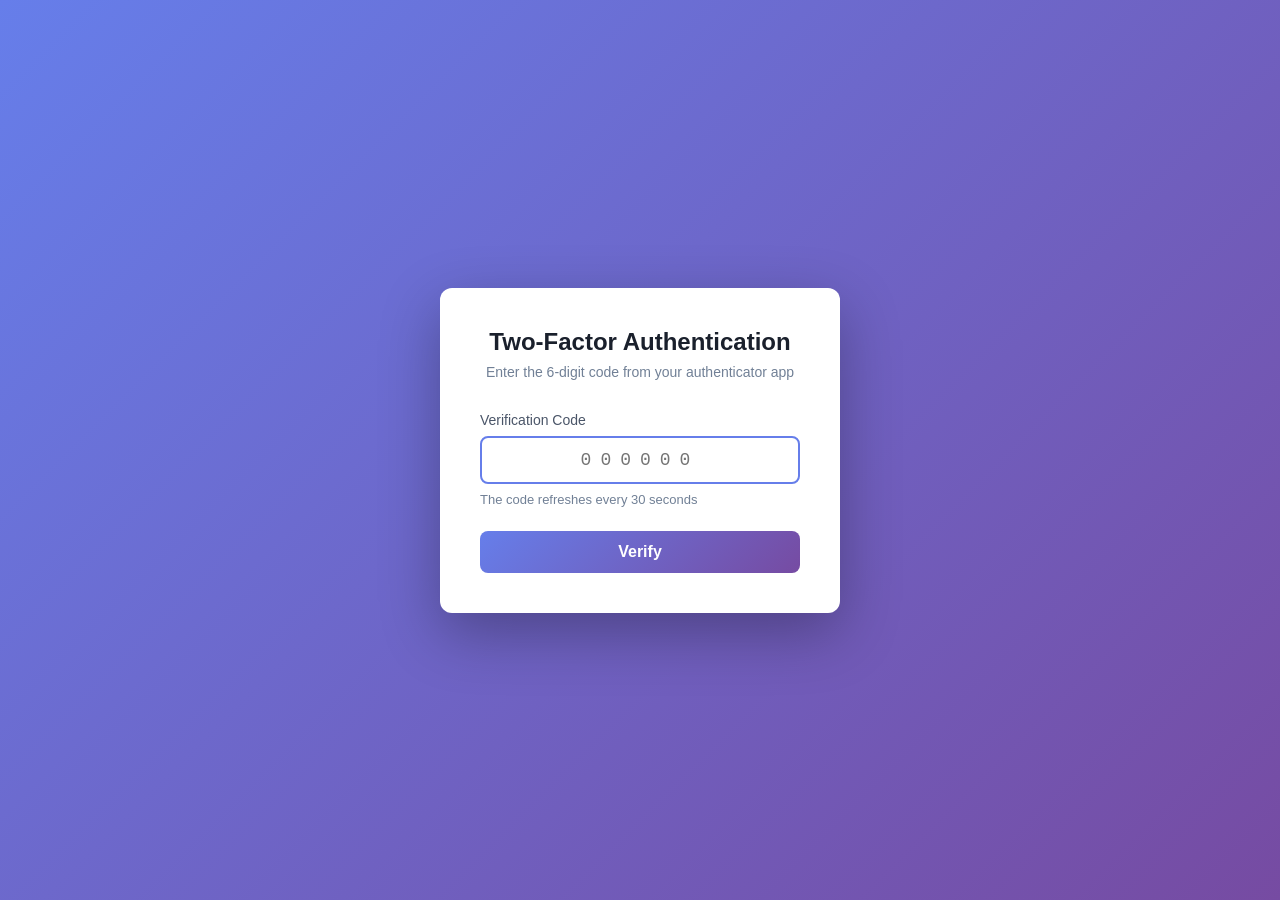
<file: ximonitor-server/assets/verify-2fa.html>
<!DOCTYPE html>
<html lang="en">
<head>
    <meta charset="UTF-8">
    <meta name="viewport" content="width=device-width, initial-scale=1.0">
    <title>Two-Factor Authentication - XiMonitor</title>
    <style>
        * {
            margin: 0;
            padding: 0;
            box-sizing: border-box;
        }
        body {
            font-family: -apple-system, BlinkMacSystemFont, "Segoe UI", Roboto, "Helvetica Neue", Arial, sans-serif;
            background: linear-gradient(135deg, #667eea 0%, #764ba2 100%);
            min-height: 100vh;
            display: flex;
            align-items: center;
            justify-content: center;
            padding: 20px;
        }
        .container {
            background: white;
            border-radius: 12px;
            box-shadow: 0 20px 60px rgba(0, 0, 0, 0.3);
            padding: 40px;
            max-width: 400px;
            width: 100%;
        }
        h1 {
            font-size: 24px;
            font-weight: 600;
            color: #1a202c;
            margin-bottom: 8px;
            text-align: center;
        }
        .subtitle {
            color: #718096;
            font-size: 14px;
            text-align: center;
            margin-bottom: 32px;
        }
        .form-group {
            margin-bottom: 24px;
        }
        label {
            display: block;
            font-size: 14px;
            font-weight: 500;
            color: #4a5568;
            margin-bottom: 8px;
        }
        input[type="text"] {
            width: 100%;
            padding: 12px 16px;
            font-size: 18px;
            letter-spacing: 0.5em;
            text-align: center;
            border: 2px solid #e2e8f0;
            border-radius: 8px;
            transition: border-color 0.2s;
            font-family: "Courier New", monospace;
        }
        input[type="text"]:focus {
            outline: none;
            border-color: #667eea;
        }
        button {
            width: 100%;
            padding: 12px;
            background: linear-gradient(135deg, #667eea 0%, #764ba2 100%);
            color: white;
            border: none;
            border-radius: 8px;
            font-size: 16px;
            font-weight: 600;
            cursor: pointer;
            transition: transform 0.2s, box-shadow 0.2s;
        }
        button:hover {
            transform: translateY(-2px);
            box-shadow: 0 10px 20px rgba(102, 126, 234, 0.4);
        }
        button:active {
            transform: translateY(0);
        }
        button:disabled {
            opacity: 0.6;
            cursor: not-allowed;
            transform: none;
        }
        .error {
            background: #fed7d7;
            color: #c53030;
            padding: 12px;
            border-radius: 8px;
            font-size: 14px;
            margin-bottom: 20px;
            display: none;
        }
        .error.show {
            display: block;
        }
        .help-text {
            font-size: 13px;
            color: #718096;
            margin-top: 8px;
        }
    </style>
</head>
<body>
    <div class="container">
        <h1>Two-Factor Authentication</h1>
        <p class="subtitle">Enter the 6-digit code from your authenticator app</p>

        <div id="error" class="error"></div>

        <form id="verify-form">
            <div class="form-group">
                <label for="totp-code">Verification Code</label>
                <input
                    type="text"
                    id="totp-code"
                    name="code"
                    maxlength="6"
                    pattern="[0-9]{6}"
                    placeholder="000000"
                    autocomplete="off"
                    required
                    autofocus
                >
                <p class="help-text">The code refreshes every 30 seconds</p>
            </div>

            <button type="submit" id="submit-btn">Verify</button>
        </form>
    </div>

    <script>
        const form = document.getElementById('verify-form');
        const input = document.getElementById('totp-code');
        const submitBtn = document.getElementById('submit-btn');
        const errorDiv = document.getElementById('error');

        // Auto-submit when 6 digits entered
        input.addEventListener('input', (e) => {
            e.target.value = e.target.value.replace(/[^0-9]/g, '');
            if (e.target.value.length === 6) {
                form.requestSubmit();
            }
        });

        form.addEventListener('submit', async (e) => {
            e.preventDefault();

            const code = input.value.trim();
            if (code.length !== 6) {
                showError('Please enter a 6-digit code');
                return;
            }

            submitBtn.disabled = true;
            submitBtn.textContent = 'Verifying...';
            errorDiv.classList.remove('show');

            try {
                const response = await fetch('/api/verify-2fa', {
                    method: 'POST',
                    headers: { 'Content-Type': 'application/json' },
                    body: JSON.stringify({ code })
                });

                if (response.ok) {
                    window.location.href = '/';
                } else {
                    const data = await response.json().catch(() => ({}));
                    showError(data.error || 'Invalid code. Please try again.');
                    input.value = '';
                    input.focus();
                }
            } catch (error) {
                showError('Network error. Please try again.');
            } finally {
                submitBtn.disabled = false;
                submitBtn.textContent = 'Verify';
            }
        });

        function showError(message) {
            errorDiv.textContent = message;
            errorDiv.classList.add('show');
        }
    </script>
</body>
</html>
</file>
